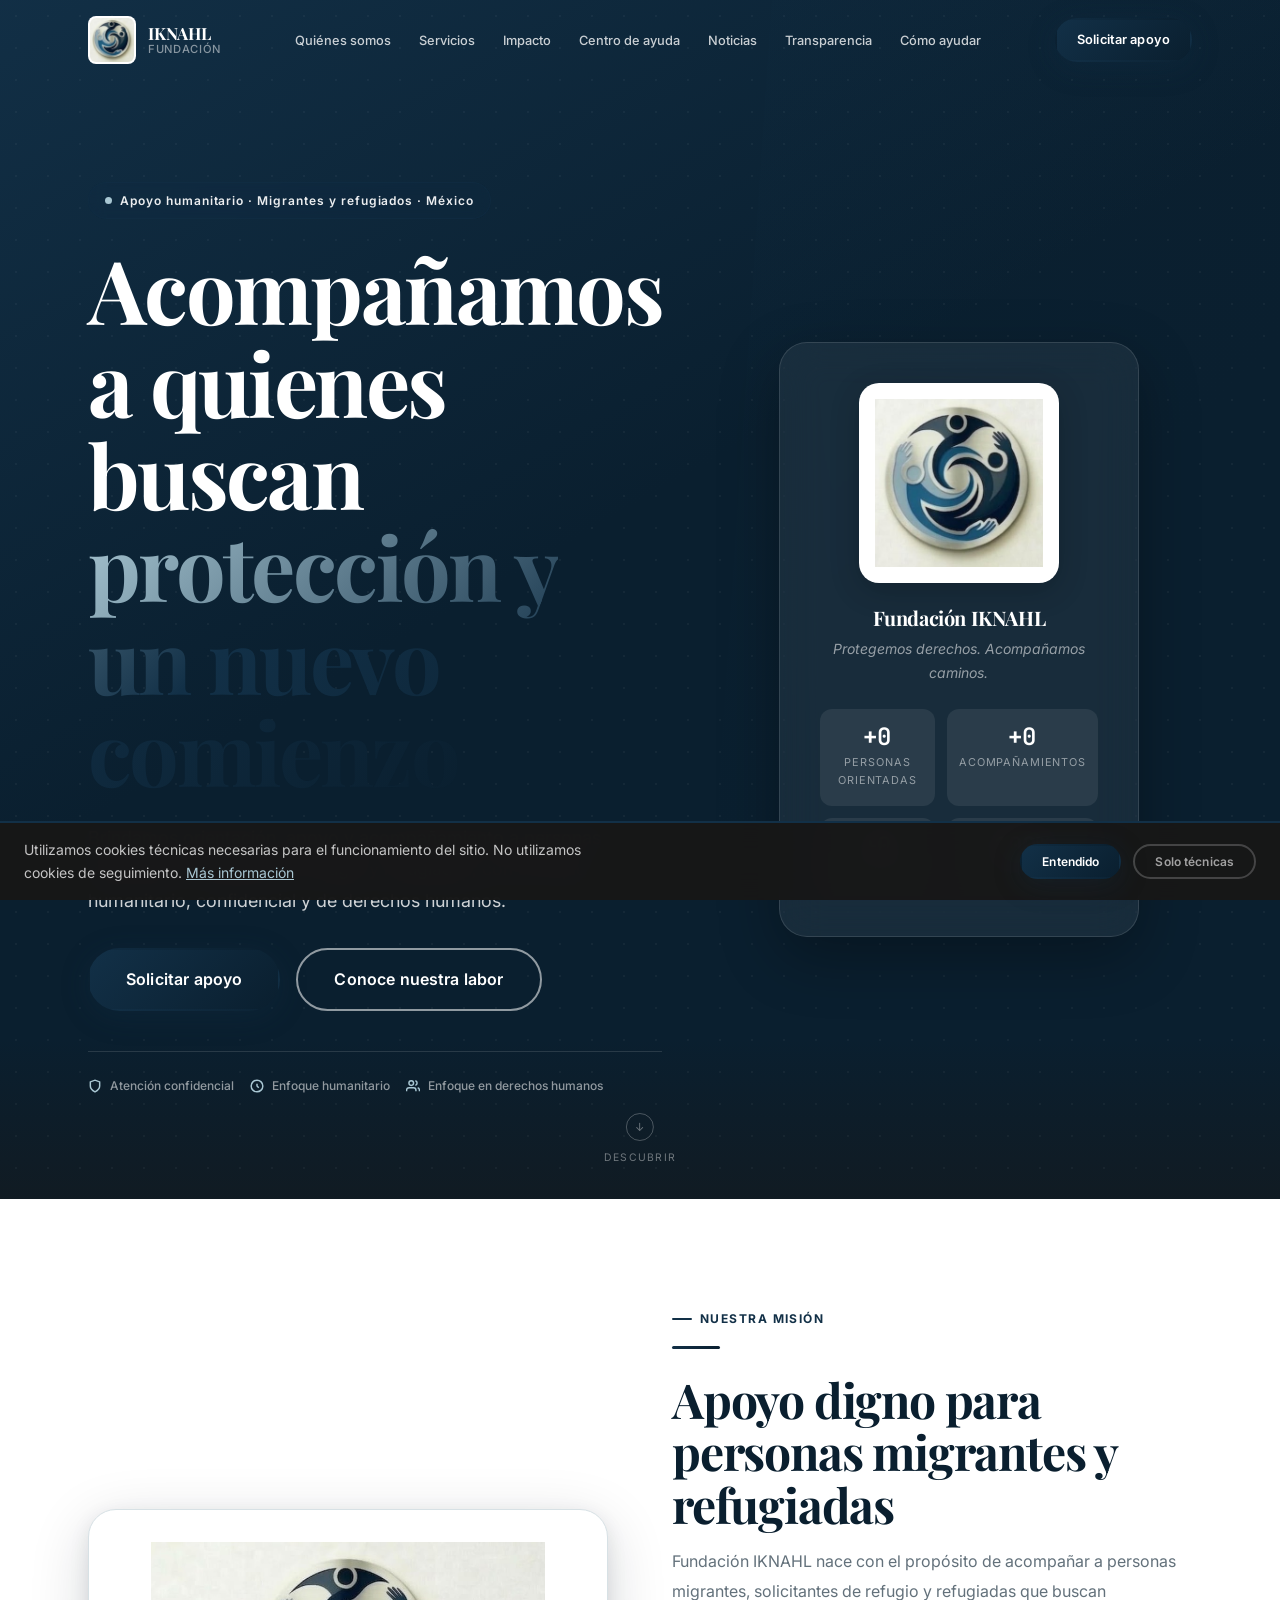
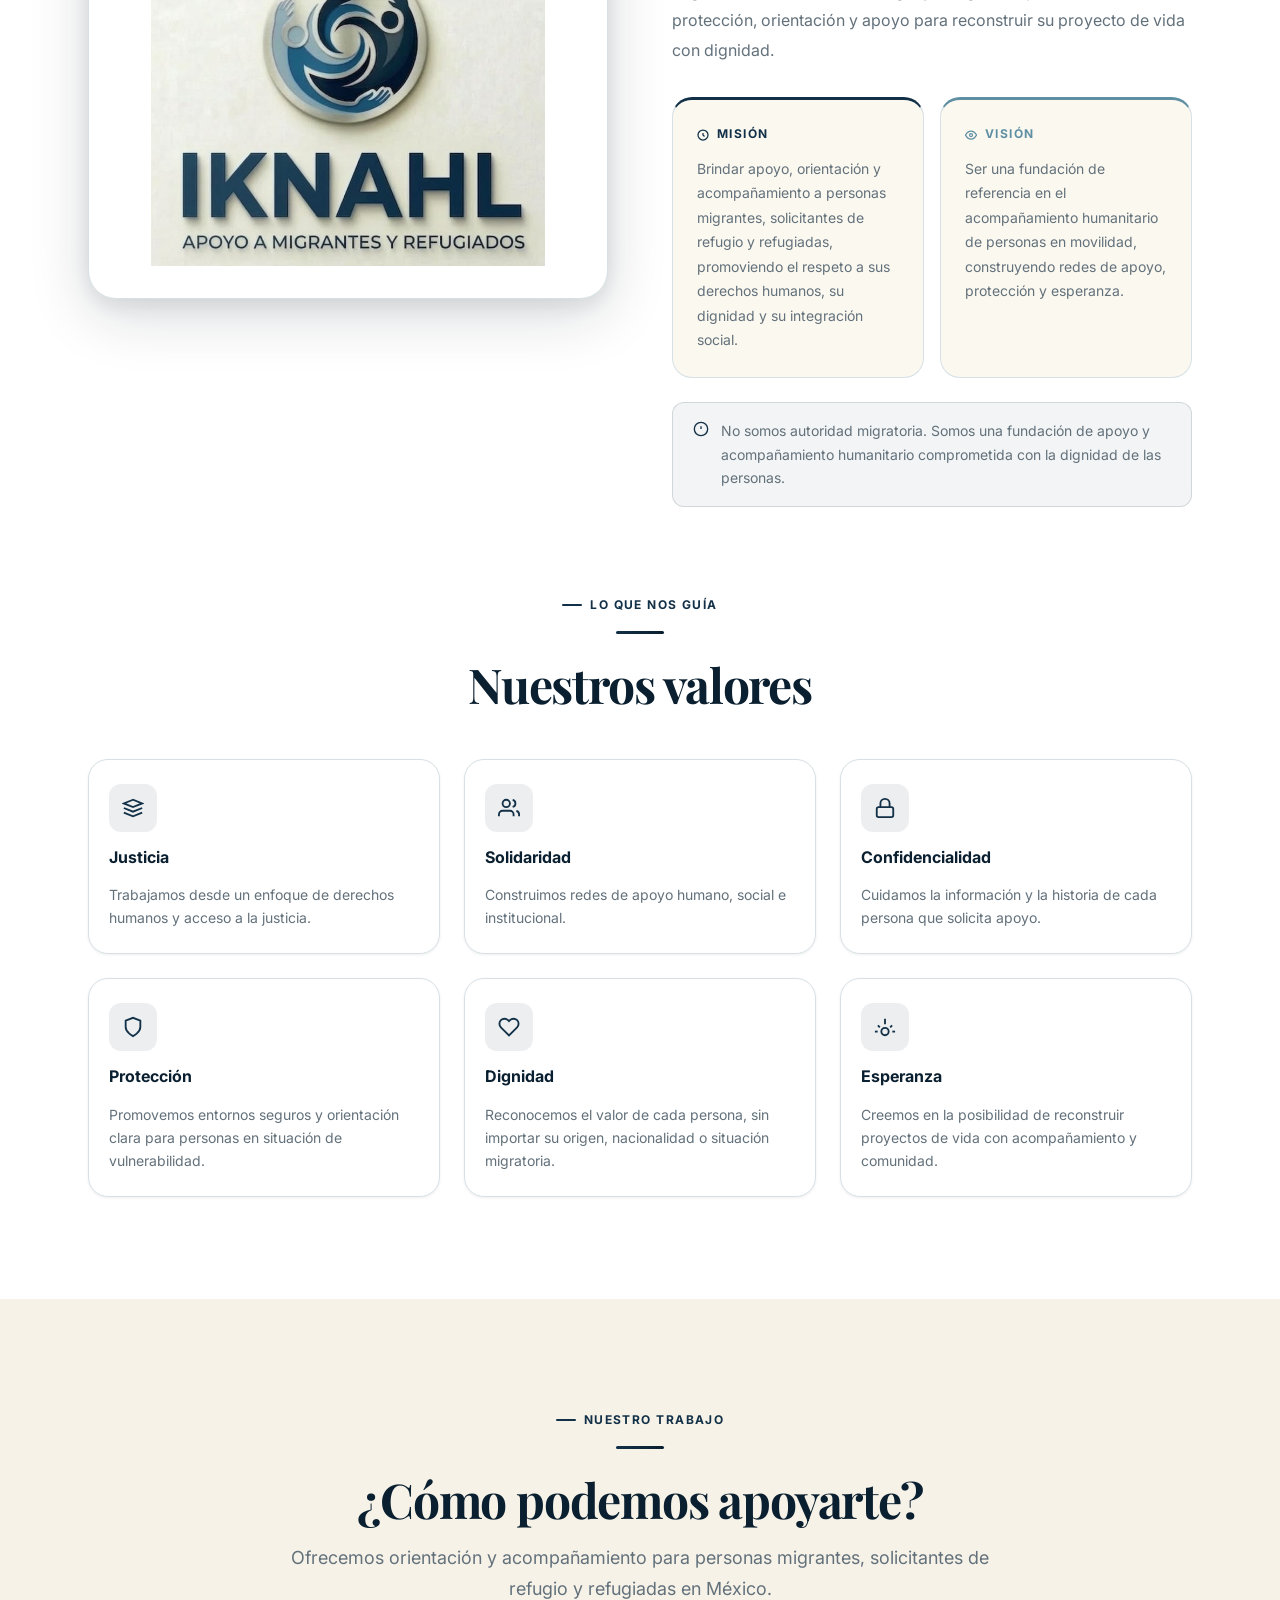
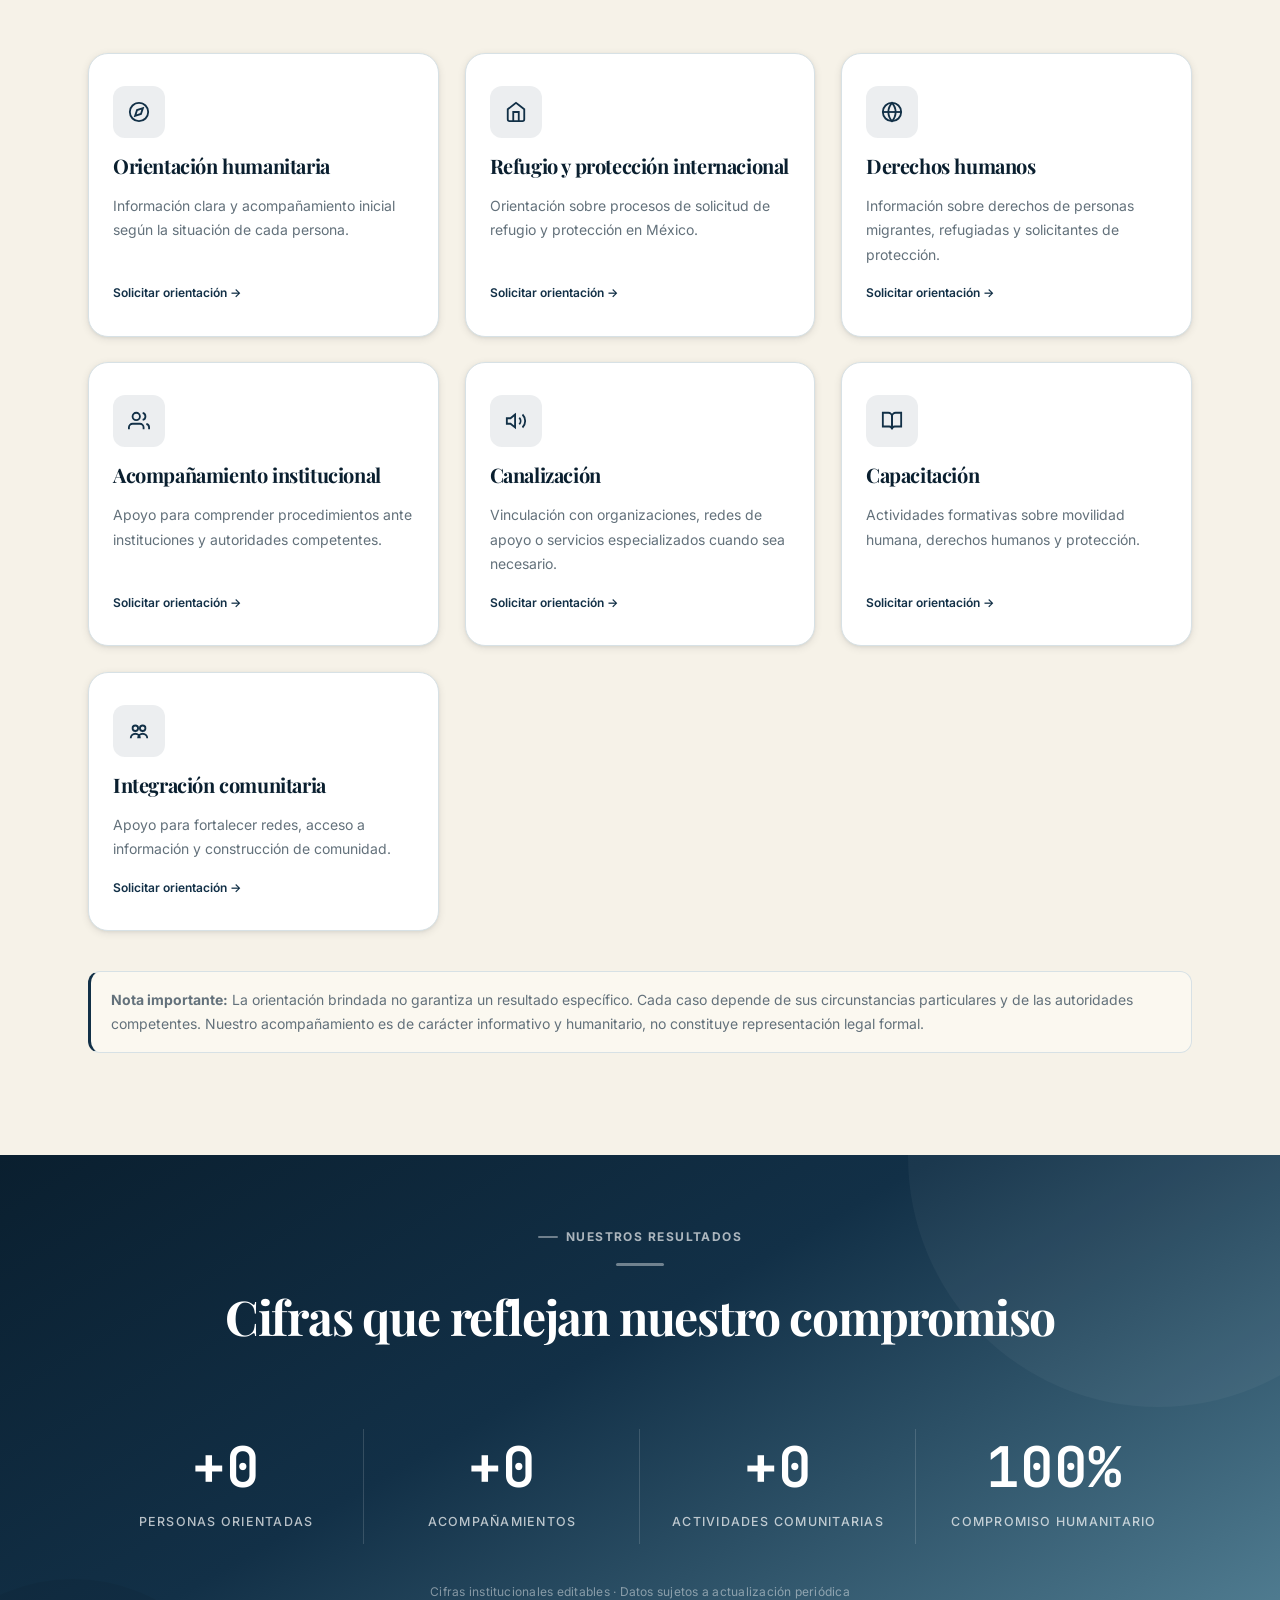
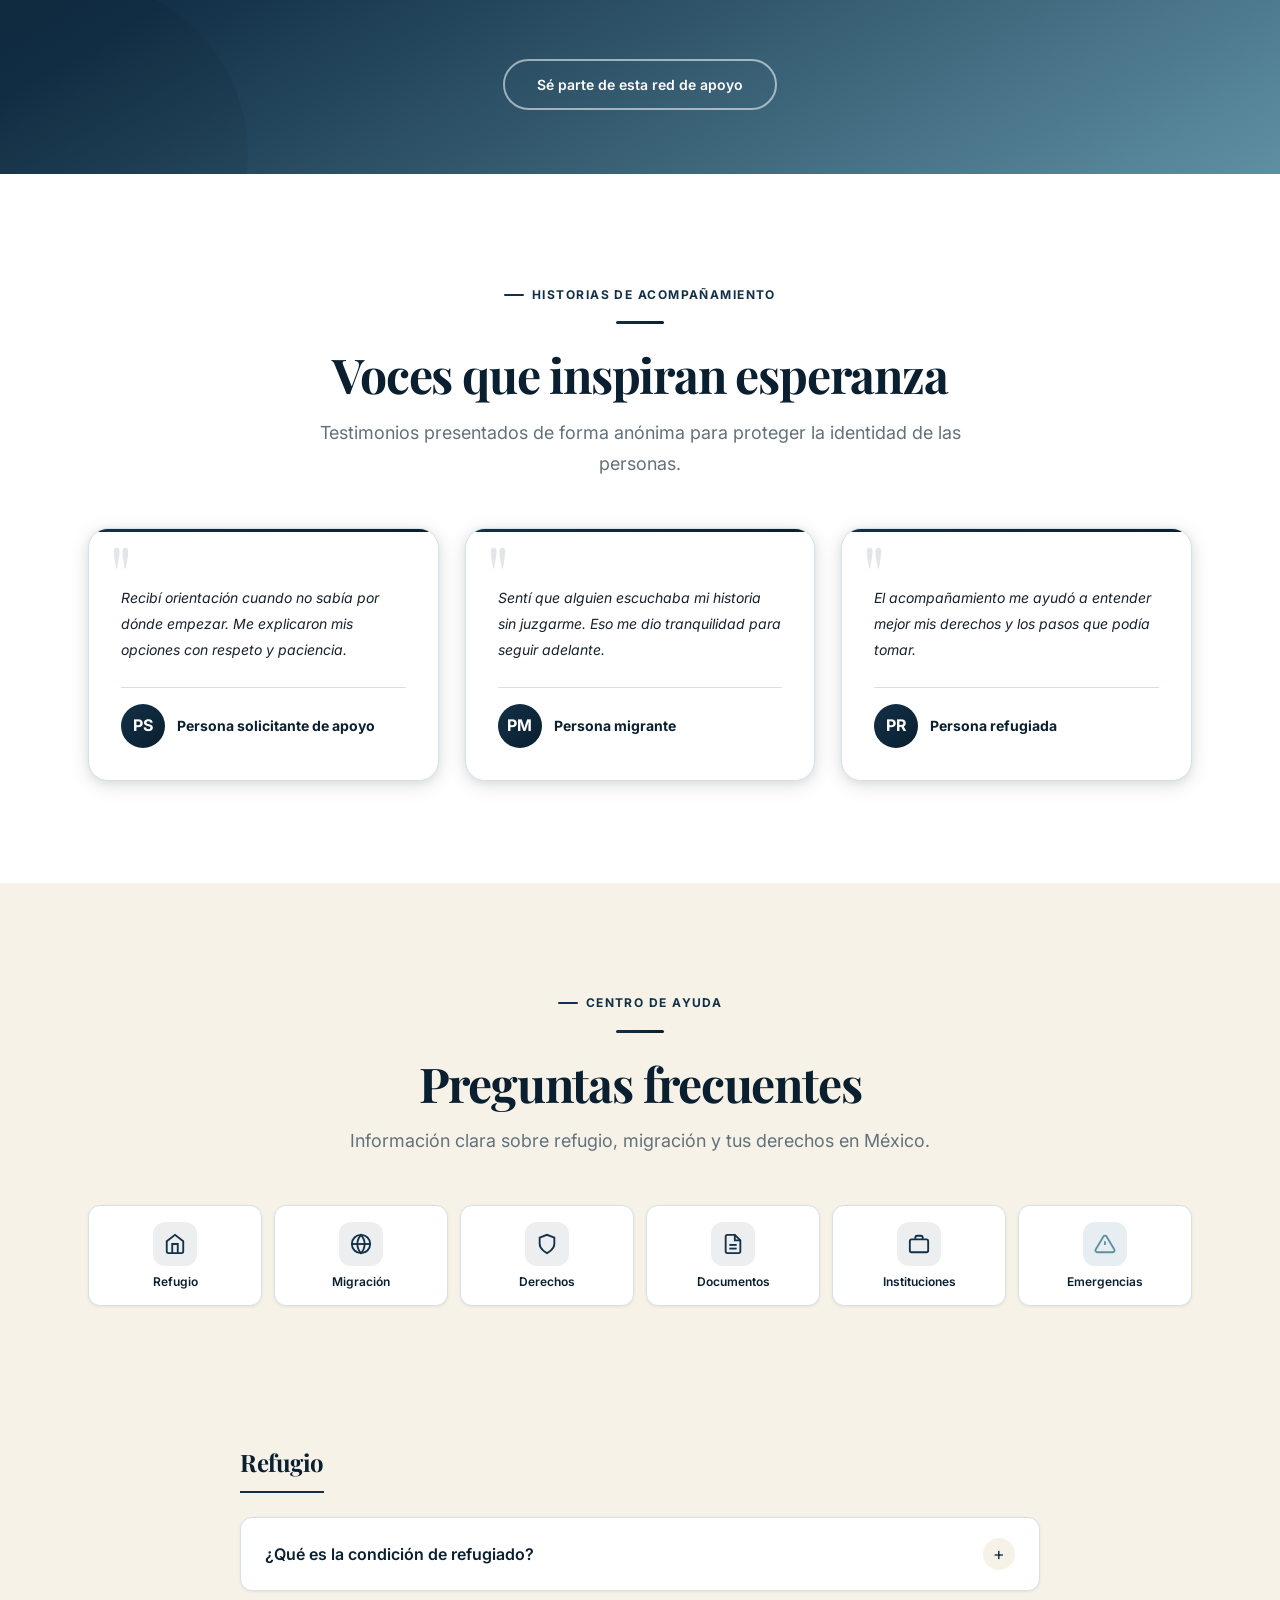
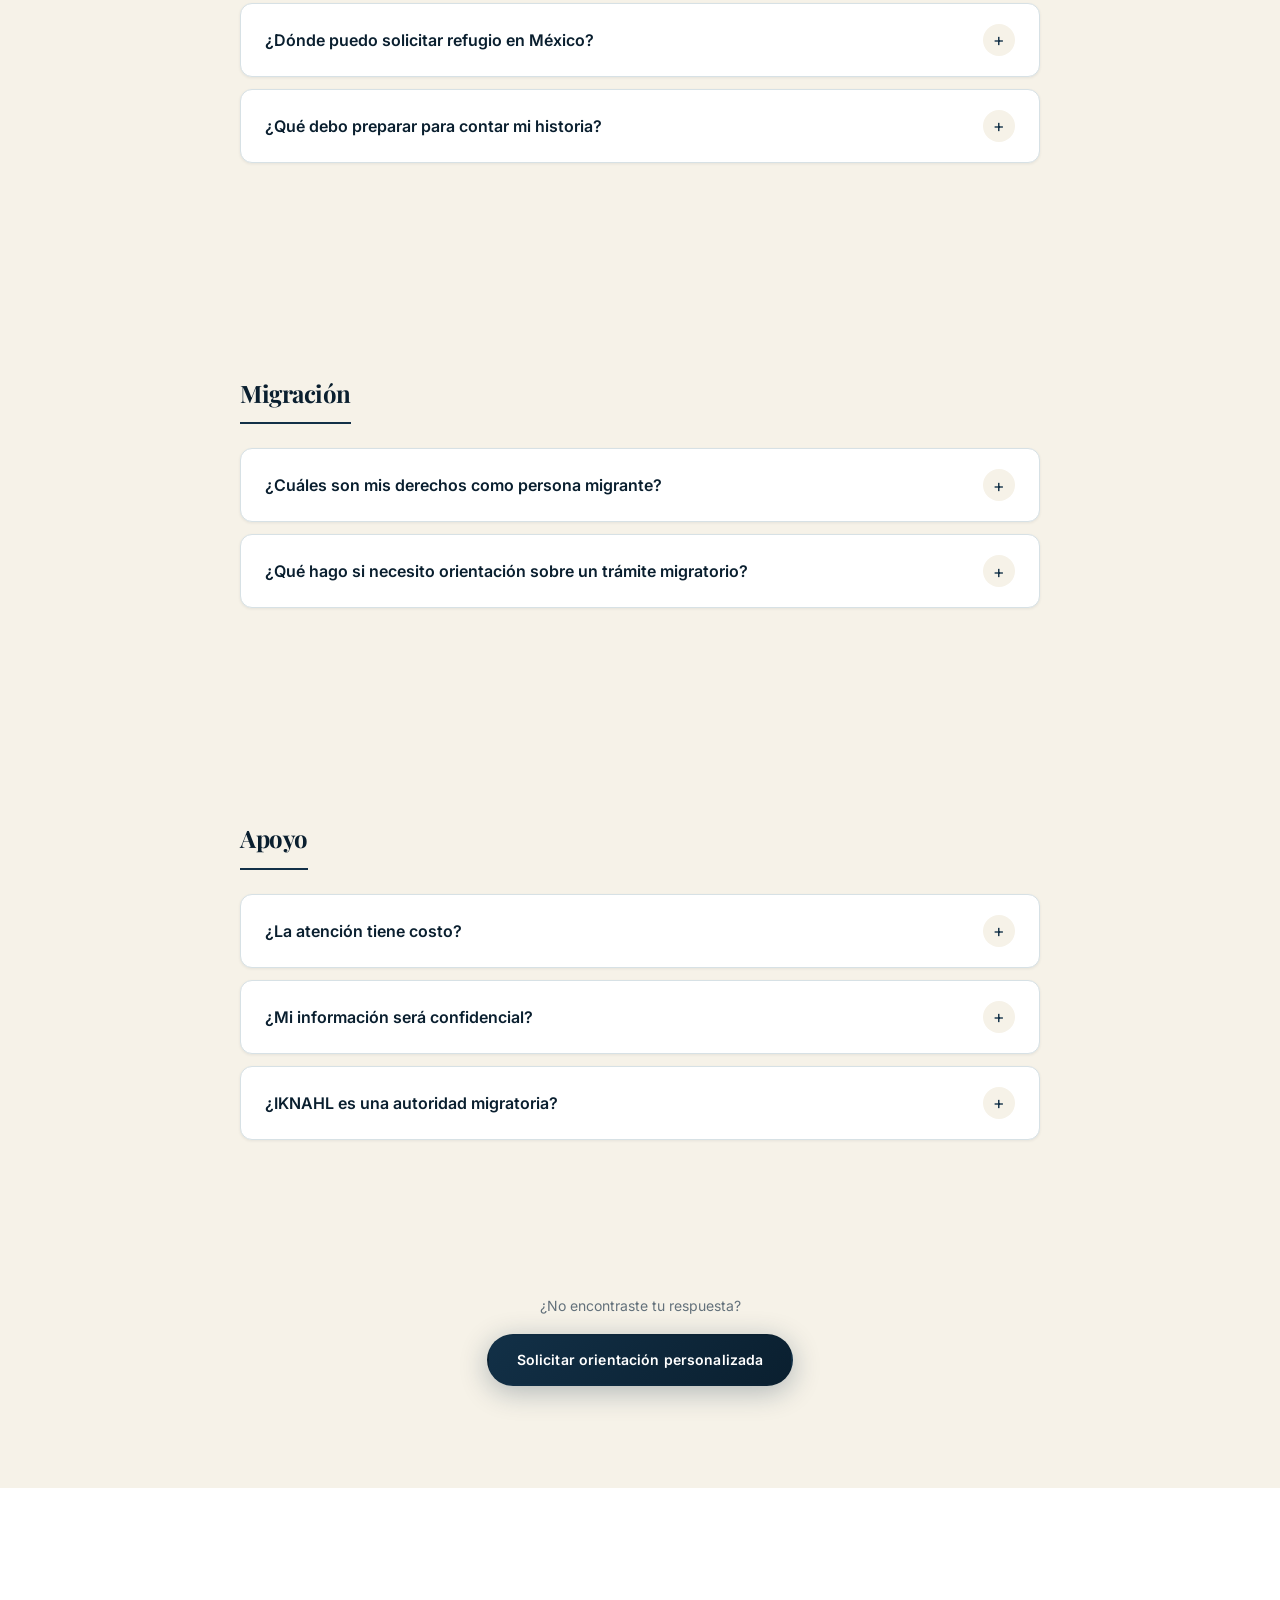
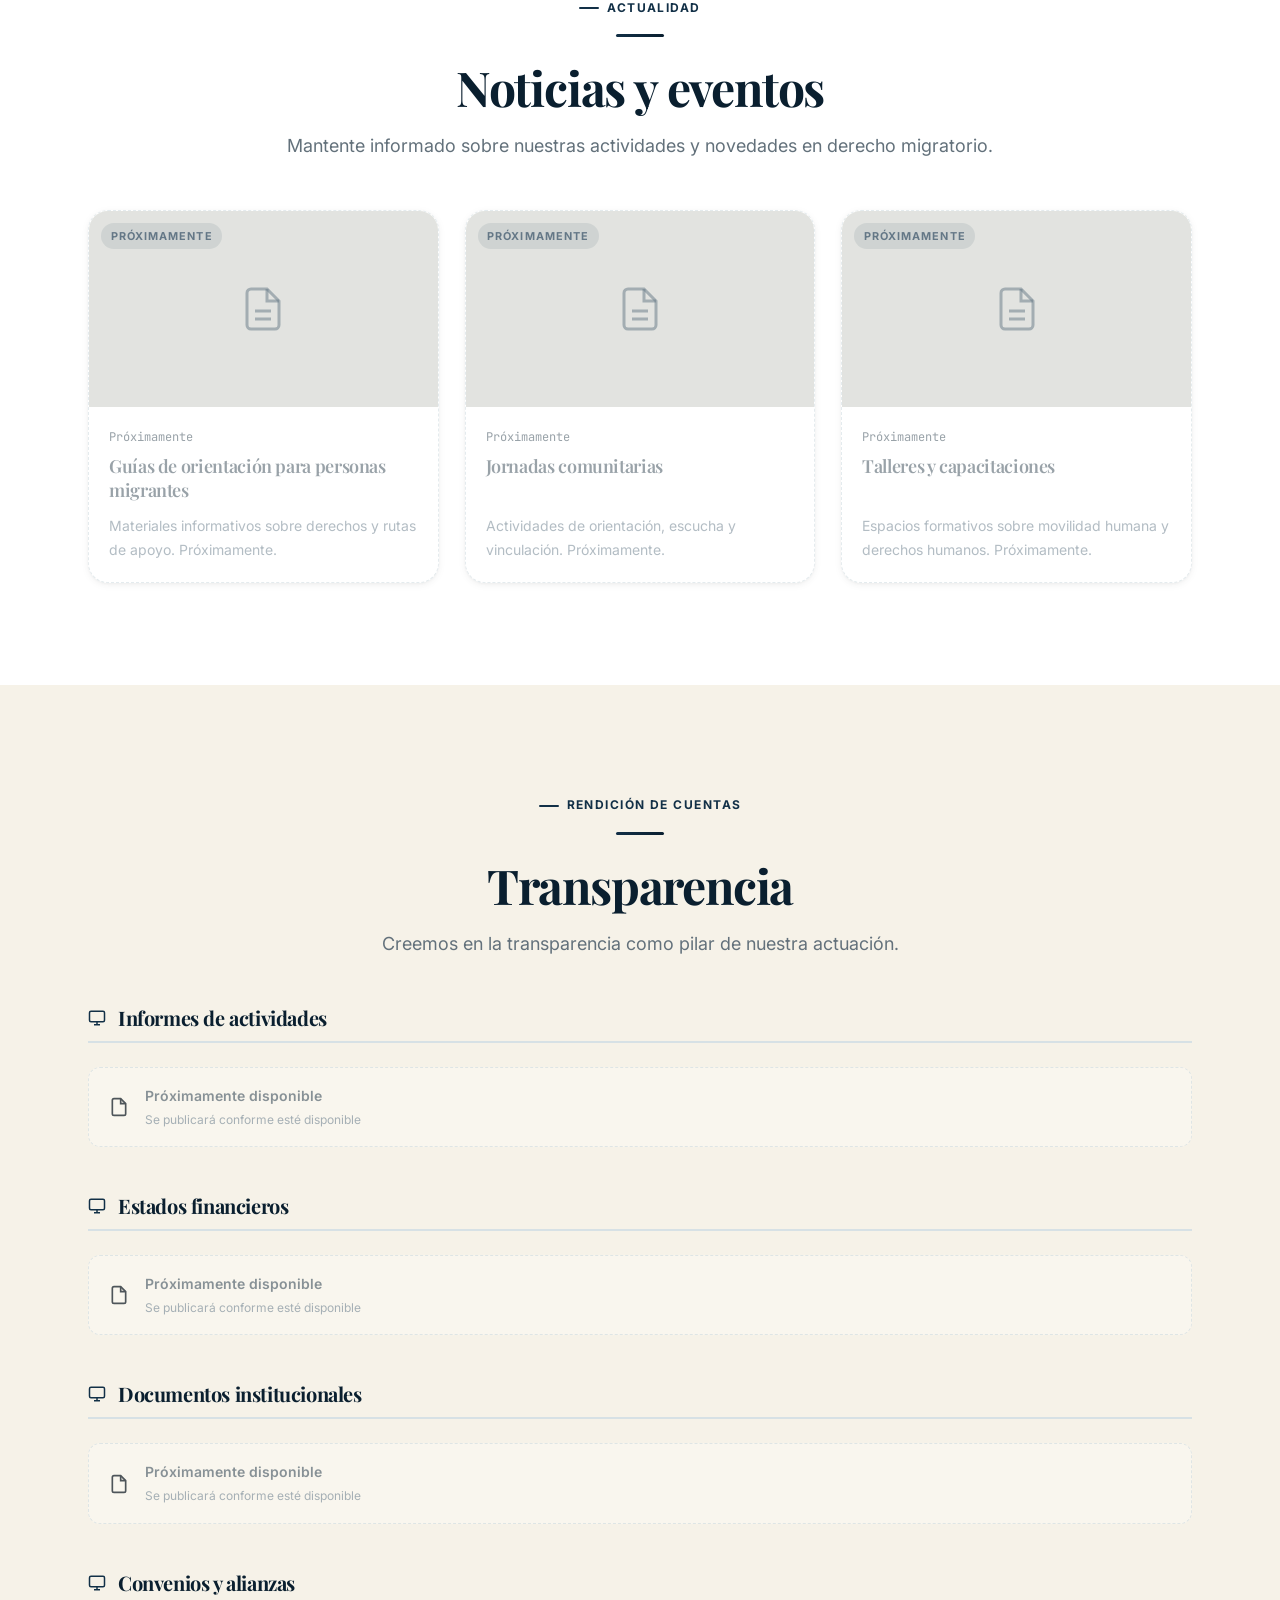
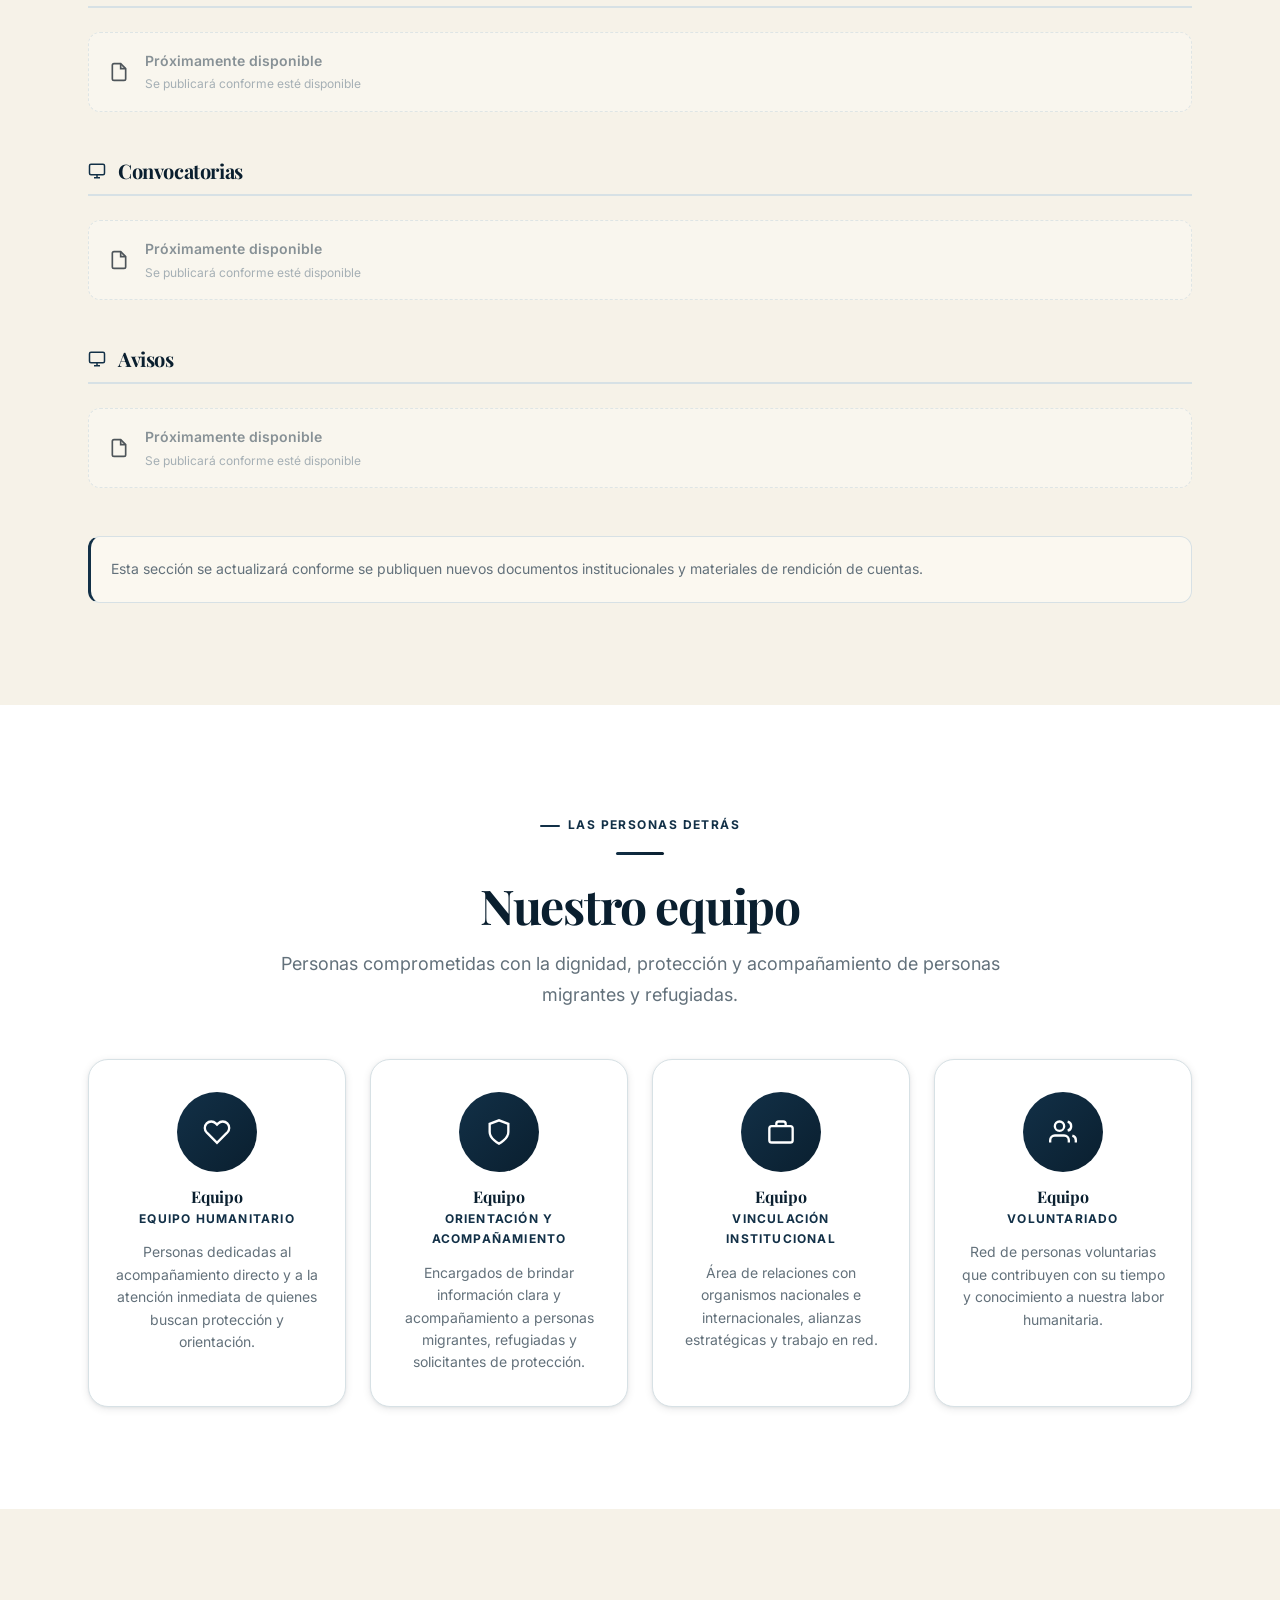
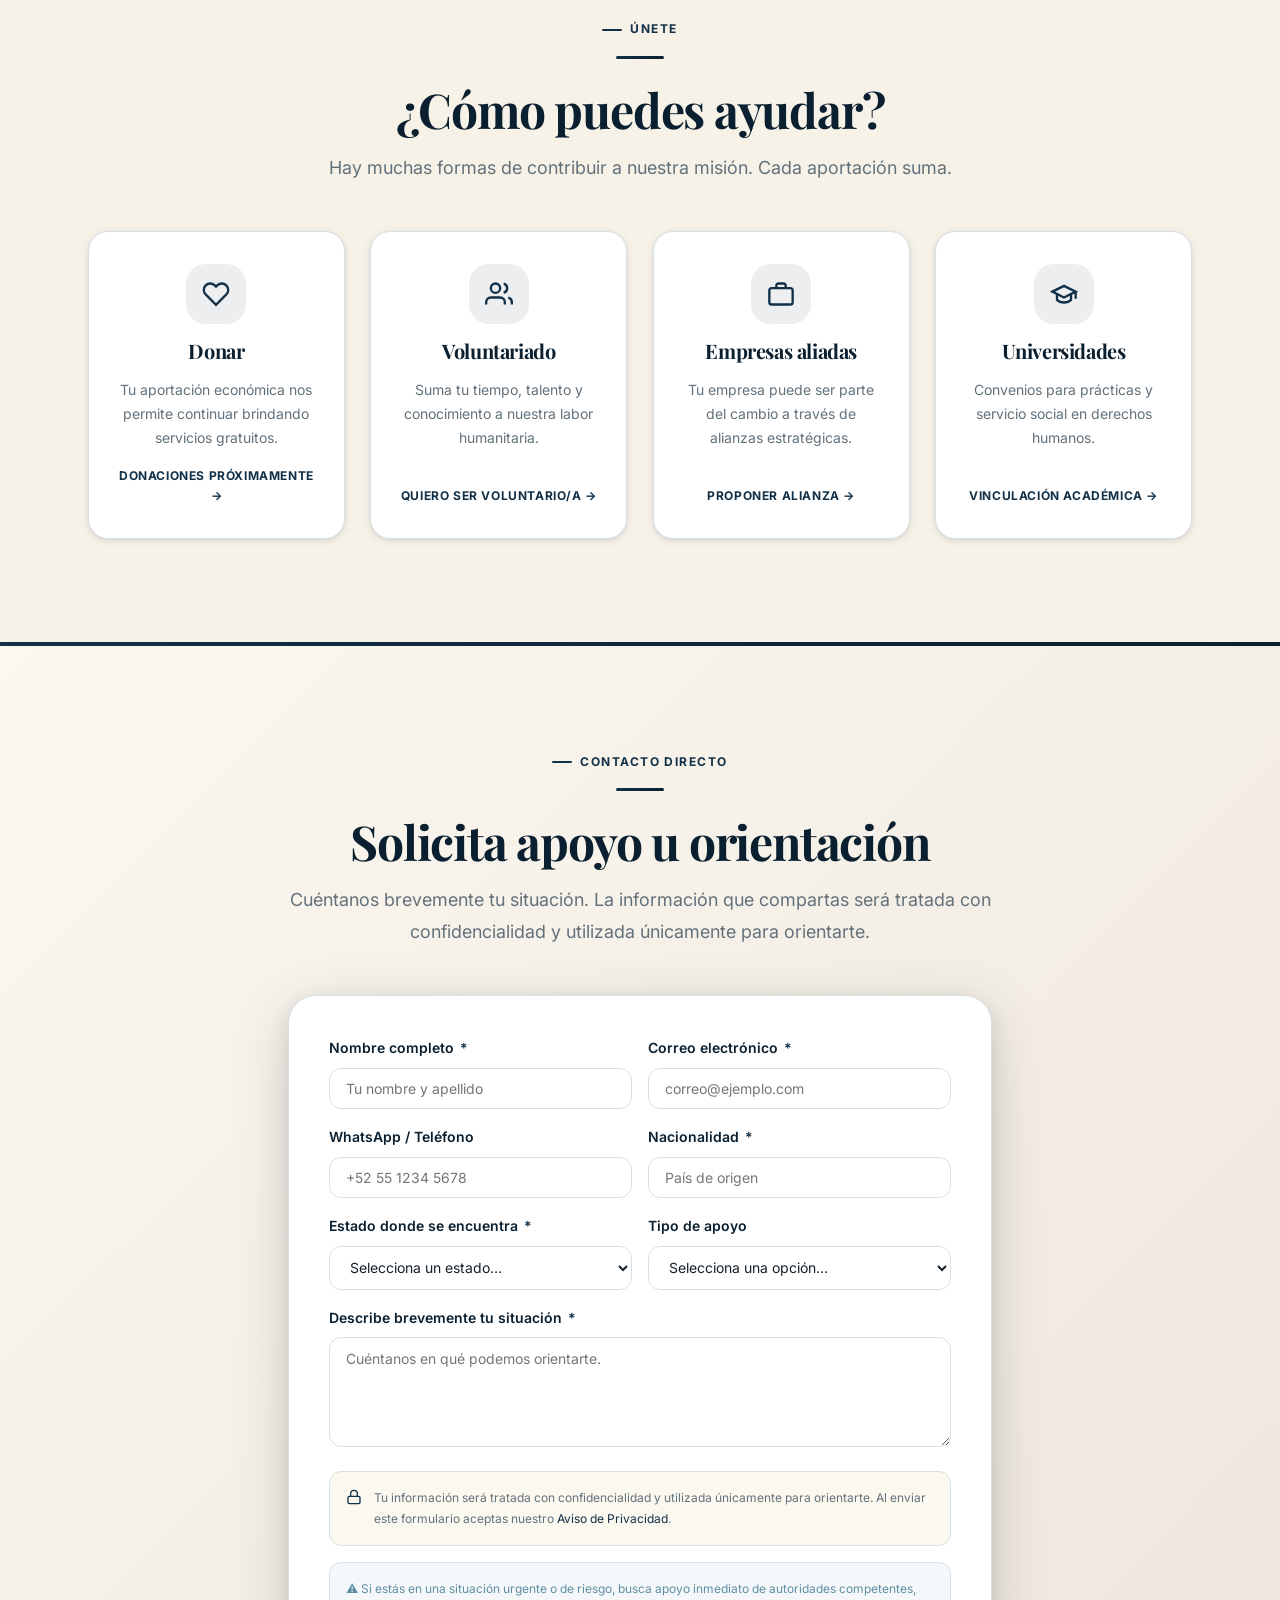
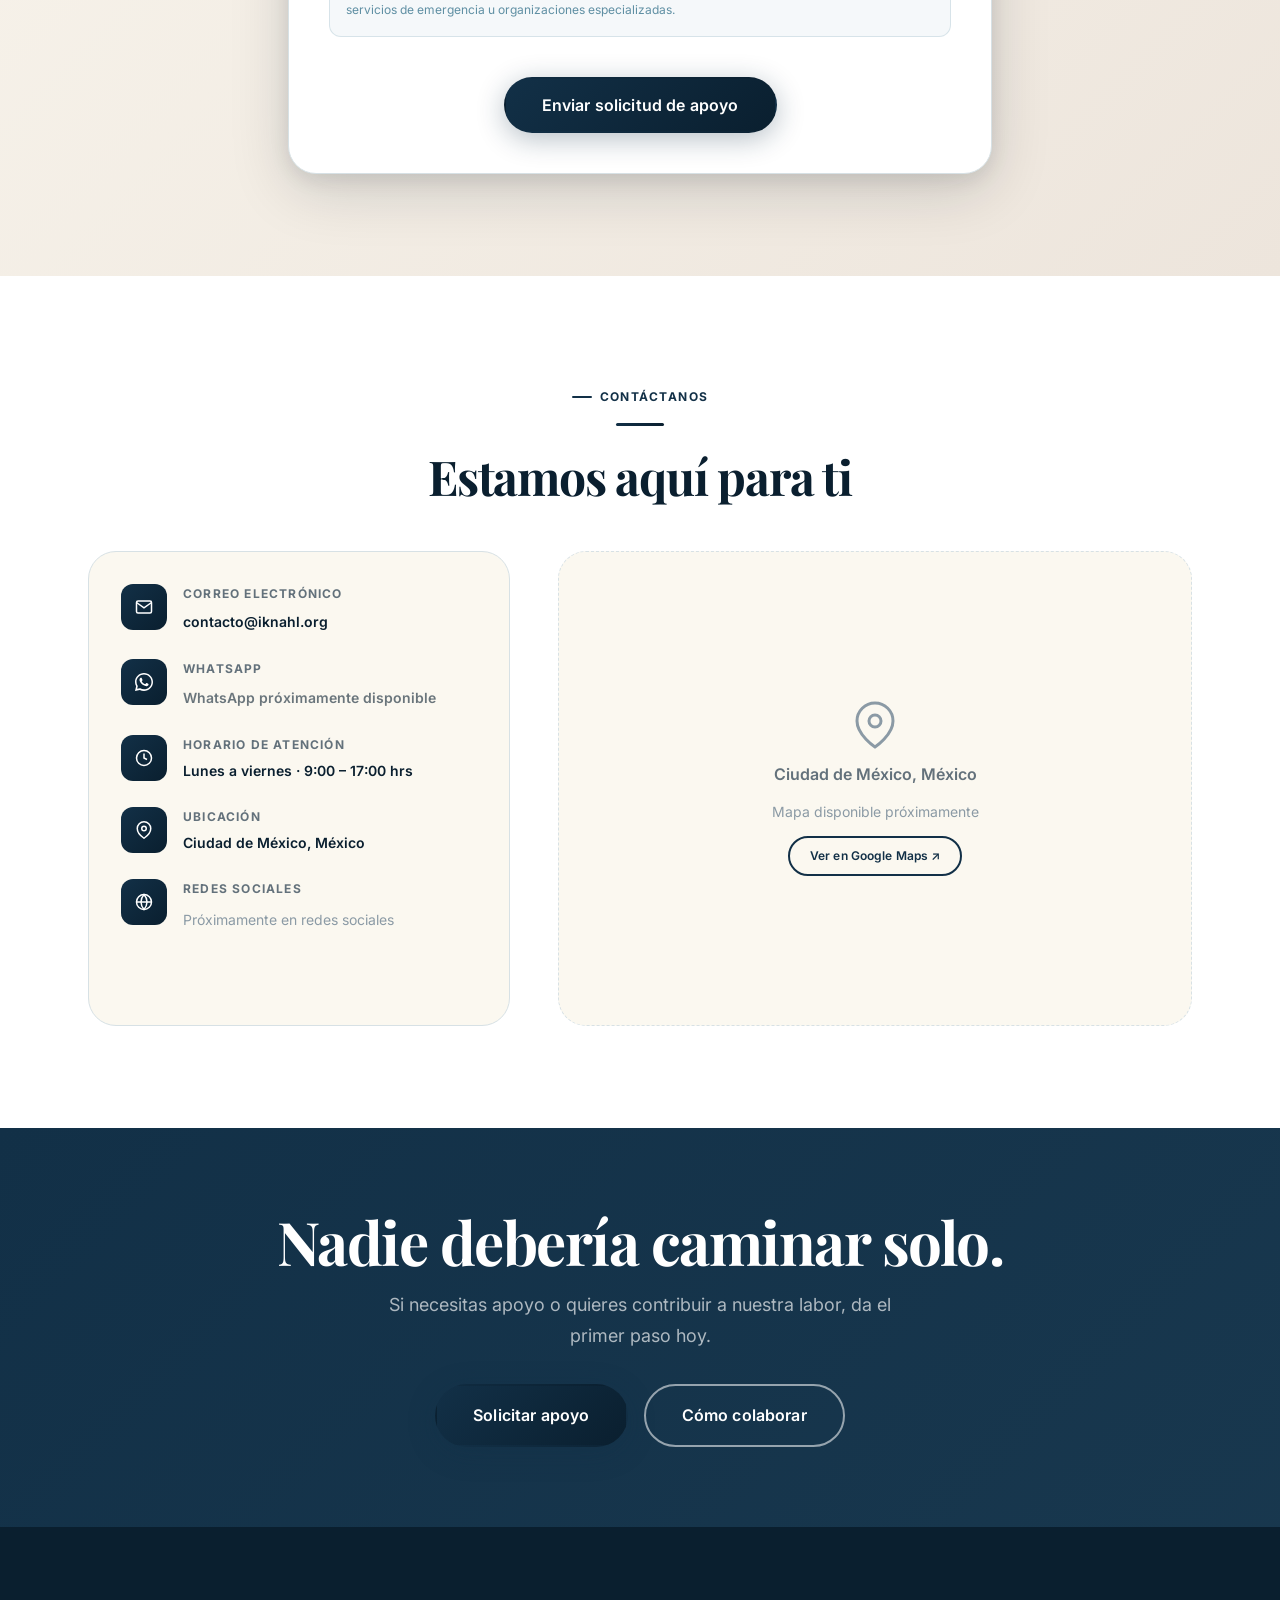
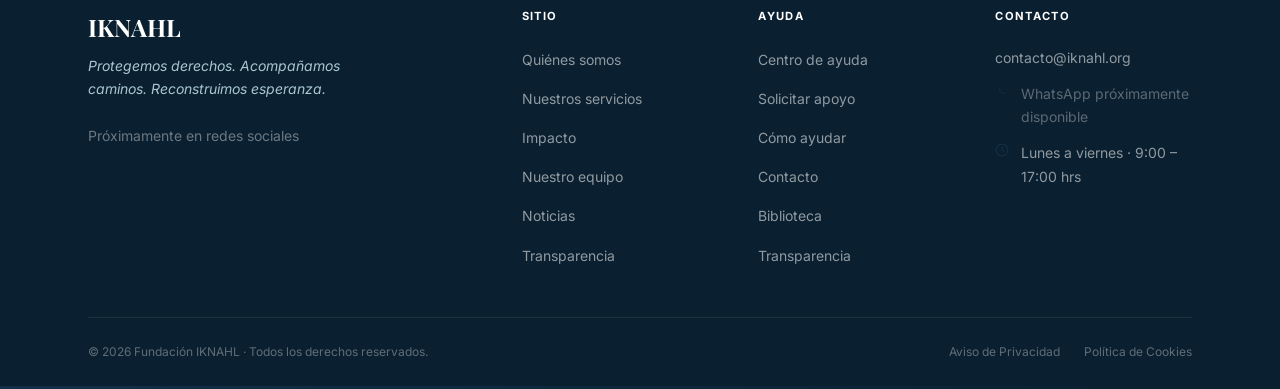
<file: index.html>
<!DOCTYPE html>
<html lang="es" dir="ltr">
<head>
  <meta charset="UTF-8" />
  <meta name="viewport" content="width=device-width, initial-scale=1.0" />
  <meta name="theme-color" content="#123047" />
  <title>Fundación IKNAHL — Apoyo a Migrantes y Refugiados</title>
  <meta name="description" content="Fundación IKNAHL brinda apoyo, orientación y acompañamiento a personas migrantes, solicitantes de refugio y refugiadas en México, con enfoque humanitario y de derechos humanos." />
  <meta name="keywords" content="IKNAHL, Fundación IKNAHL, apoyo a migrantes, apoyo a refugiados, migrantes México, refugiados México, ayuda humanitaria migrantes, derechos humanos migrantes, orientación para refugiados, apoyo a solicitantes de refugio" />
  <meta name="robots" content="index, follow" />
  <link rel="canonical" href="https://fundacioniknahl.github.io/" />
  <meta property="og:type"        content="website" />
  <meta property="og:title"       content="Fundación IKNAHL — Apoyo a Migrantes y Refugiados" />
  <meta property="og:description" content="Acompañamos a personas migrantes y refugiadas en México con orientación y apoyo humanitario." />
  <meta property="og:image"       content="https://fundacioniknahl.github.io/assets/logo/iknahl-logo-full.jpg" />
  <meta property="og:url"         content="https://fundacioniknahl.github.io/" />
  <meta name="twitter:card"       content="summary_large_image" />
  <link rel="icon"             href="assets/icons/favicon.svg" type="image/svg+xml" />
  <link rel="apple-touch-icon" href="assets/icons/favicon.svg" />
  <link rel="manifest"         href="manifest.json" />
  <link rel="stylesheet" href="css/main.css" />
  <link rel="stylesheet" href="css/components.css" />
  <link rel="stylesheet" href="css/sections.css" />
  <script type="application/ld+json">
  {"@context":"https://schema.org","@type":"NGO","name":"Fundación IKNAHL","description":"Apoyo, orientación y acompañamiento humanitario a personas migrantes y refugiadas en México","url":"https://fundacioniknahl.github.io/","email":"contacto@iknahl.org","areaServed":"México"}
  </script>
</head>
<body>
<a href="#main-content" class="skip-link">Ir al contenido principal</a>

<!-- ─── NAVEGACIÓN ─────────────────────────────────────────── -->
<nav class="nav transparent" role="navigation" aria-label="Menú principal">
  <div class="container nav-inner">
    <a href="#inicio" class="nav-logo" aria-label="Fundación IKNAHL — Inicio">
      <img src="assets/logo/iknahl-logo.jpg" alt="Logo Fundación IKNAHL" width="48" height="48" />
      <div class="nav-logo-text">
        <span class="nav-logo-name">IKNAHL</span>
        <span class="nav-logo-tagline">Fundación</span>
      </div>
    </a>
    <ul class="nav-menu" role="list">
      <li><a class="nav-link" href="#quienes-somos">Quiénes somos</a></li>
      <li><a class="nav-link" href="#servicios">Servicios</a></li>
      <li><a class="nav-link" href="#impacto">Impacto</a></li>
      <li><a class="nav-link" href="#centro-ayuda">Centro de ayuda</a></li>
      <li><a class="nav-link" href="#noticias">Noticias</a></li>
      <li><a class="nav-link" href="#transparencia">Transparencia</a></li>
      <li><a class="nav-link" href="#como-ayudar">Cómo ayudar</a></li>
    </ul>
    <div class="nav-cta">
      <a class="btn btn-primary" href="#asesoria">Solicitar apoyo</a>
    </div>
    <button class="nav-toggle" aria-label="Abrir menú" aria-expanded="false" aria-controls="nav-mobile">
      <span></span><span></span><span></span>
    </button>
  </div>
</nav>

<div class="nav-mobile" id="nav-mobile" role="dialog" aria-label="Menú de navegación" aria-modal="true">
  <a class="nav-link" href="#quienes-somos">Quiénes somos</a>
  <a class="nav-link" href="#servicios">Servicios</a>
  <a class="nav-link" href="#impacto">Impacto</a>
  <a class="nav-link" href="#centro-ayuda">Centro de ayuda</a>
  <a class="nav-link" href="#noticias">Noticias</a>
  <a class="nav-link" href="#transparencia">Transparencia</a>
  <a class="nav-link" href="#como-ayudar">Cómo ayudar</a>
  <a class="btn btn-primary" href="#asesoria" style="margin-top:1.5rem;">Solicitar apoyo</a>
</div>

<main id="main-content">

<!-- ─── HERO ───────────────────────────────────────────────── -->
<section class="hero" id="inicio" aria-label="Bienvenida">
  <div class="hero-bg"></div>
  <div class="hero-pattern" aria-hidden="true"></div>
  <div class="container" style="padding-top:var(--nav-h);">
    <div class="hero-inner">
      <!-- Columna izquierda -->
      <div class="hero-content">
        <div class="hero-badge">Apoyo humanitario · Migrantes y refugiados · México</div>
        <h1 class="hero-title">
          Acompañamos a quienes buscan <em>protección y un nuevo comienzo</em>
        </h1>
        <p class="hero-subtitle">
          Brindamos orientación, apoyo y acompañamiento a personas migrantes, solicitantes de refugio y refugiadas, con enfoque humanitario, confidencial y de derechos humanos.
        </p>
        <div class="hero-actions">
          <a class="btn btn-primary btn-lg" href="#asesoria">Solicitar apoyo</a>
          <a class="btn btn-outline btn-lg" href="#servicios">Conoce nuestra labor</a>
        </div>
        <div class="hero-microcopy">
          <span class="hero-microcopy-item">
            <svg width="14" height="14" viewBox="0 0 24 24" fill="none" stroke="currentColor" stroke-width="2.5" aria-hidden="true"><path d="M12 22s8-4 8-10V5l-8-3-8 3v7c0 6 8 10 8 10z"/></svg>
            Atención confidencial
          </span>
          <span class="hero-microcopy-item">
            <svg width="14" height="14" viewBox="0 0 24 24" fill="none" stroke="currentColor" stroke-width="2.5" aria-hidden="true"><circle cx="12" cy="12" r="10"/><path d="M12 8v4l3 3"/></svg>
            Enfoque humanitario
          </span>
          <span class="hero-microcopy-item">
            <svg width="14" height="14" viewBox="0 0 24 24" fill="none" stroke="currentColor" stroke-width="2.5" aria-hidden="true"><path d="M17 21v-2a4 4 0 00-4-4H5a4 4 0 00-4 4v2"/><circle cx="9" cy="7" r="4"/><path d="M23 21v-2a4 4 0 00-3-3.87M16 3.13a4 4 0 010 7.75"/></svg>
            Enfoque en derechos humanos
          </span>
        </div>
      </div>
      <!-- Columna derecha — tarjeta visual -->
      <div class="hero-visual" aria-hidden="true">
        <div class="hero-card">
          <div class="hero-card-logo">
            <img src="assets/logo/iknahl-logo.jpg" alt="Logo Fundación IKNAHL" width="180" height="180" />
          </div>
          <h2 class="hero-card-title">Fundación IKNAHL</h2>
          <p class="hero-card-sub">Protegemos derechos. Acompañamos caminos.</p>
          <div class="hero-stats">
            <div class="hero-stat">
              <span class="hero-stat-n" data-count="0" data-prefix="+" data-suffix="">+0</span>
              <div class="hero-stat-l">Personas orientadas</div>
            </div>
            <div class="hero-stat">
              <span class="hero-stat-n" data-count="0" data-prefix="+" data-suffix="">+0</span>
              <div class="hero-stat-l">Acompañamientos</div>
            </div>
            <div class="hero-stat">
              <span class="hero-stat-n" data-count="0" data-prefix="+" data-suffix="">+0</span>
              <div class="hero-stat-l">Actividades</div>
            </div>
            <div class="hero-stat">
              <span class="hero-stat-n" data-count="100" data-prefix="" data-suffix="%">0%</span>
              <div class="hero-stat-l">Compromiso</div>
            </div>
          </div>
        </div>
      </div>
    </div>
  </div>
  <div class="hero-scroll" aria-hidden="true">
    <div class="hero-scroll-arrow">↓</div>
    <span>Descubrir</span>
  </div>
</section>

<!-- ─── QUIÉNES SOMOS ───────────────────────────────────────── -->
<section class="about-section" id="quienes-somos" aria-label="Quiénes somos">
  <div class="container">
    <div class="about-grid">
      <div class="fade-in-left">
        <div class="about-image-main">
          <img src="assets/logo/iknahl-logo-full.jpg" alt="Logotipo oficial de Fundación IKNAHL — Apoyo a Migrantes y Refugiados" loading="lazy" />
        </div>
      </div>
      <div class="fade-in-right">
        <span class="section-label">Nuestra misión</span>
        <div class="bridge-divider"></div>
        <h2 class="section-title">Apoyo digno para personas migrantes y refugiadas</h2>
        <p style="color:var(--color-muted);line-height:1.85;margin-bottom:var(--sp-6);font-size:var(--text-base);">
          Fundación IKNAHL nace con el propósito de acompañar a personas migrantes, solicitantes de refugio y refugiadas que buscan protección, orientación y apoyo para reconstruir su proyecto de vida con dignidad.
        </p>
        <div class="mission-vision-grid">
          <div class="mv-card">
            <p class="mv-card-label">
              <svg width="12" height="12" viewBox="0 0 24 24" fill="none" stroke="currentColor" stroke-width="2.5" aria-hidden="true"><circle cx="12" cy="12" r="10"/><path d="M12 8v4l3 3"/></svg>
              Misión
            </p>
            <p class="mv-card-text" id="mision-text">Cargando…</p>
          </div>
          <div class="mv-card vision">
            <p class="mv-card-label">
              <svg width="12" height="12" viewBox="0 0 24 24" fill="none" stroke="currentColor" stroke-width="2.5" aria-hidden="true"><path d="M1 12s4-8 11-8 11 8 11 8-4 8-11 8-11-8-11-8z"/><circle cx="12" cy="12" r="3"/></svg>
              Visión
            </p>
            <p class="mv-card-text" id="vision-text">Cargando…</p>
          </div>
        </div>
        <div class="about-institutional-note">
          <svg width="16" height="16" viewBox="0 0 24 24" fill="none" stroke="currentColor" stroke-width="2" aria-hidden="true"><circle cx="12" cy="12" r="10"/><line x1="12" y1="8" x2="12" y2="12"/><line x1="12" y1="16" x2="12.01" y2="16"/></svg>
          <span>No somos autoridad migratoria. Somos una fundación de apoyo y acompañamiento humanitario comprometida con la dignidad de las personas.</span>
        </div>
      </div>
    </div>

    <!-- Valores -->
    <div style="margin-top:var(--sp-20);">
      <div class="section-header center fade-in">
        <span class="section-label">Lo que nos guía</span>
        <div class="bridge-divider center"></div>
        <h2 class="section-title">Nuestros valores</h2>
      </div>
      <div class="valores-grid" id="valores-grid"></div>
    </div>
  </div>
</section>

<!-- ─── SERVICIOS ───────────────────────────────────────────── -->
<section id="servicios" aria-label="Nuestros servicios" style="background:var(--color-cream);">
  <div class="container">
    <div class="section-header center fade-in">
      <span class="section-label">Nuestro trabajo</span>
      <div class="bridge-divider center"></div>
      <h2 class="section-title">¿Cómo podemos apoyarte?</h2>
      <p class="section-subtitle">Ofrecemos orientación y acompañamiento para personas migrantes, solicitantes de refugio y refugiadas en México.</p>
    </div>
    <div class="cards-grid" id="services-grid" role="list"></div>
    <div class="legal-note" role="note">
      <strong>Nota importante:</strong> La orientación brindada no garantiza un resultado específico. Cada caso depende de sus circunstancias particulares y de las autoridades competentes. Nuestro acompañamiento es de carácter informativo y humanitario, no constituye representación legal formal.
    </div>
  </div>
</section>

<!-- ─── IMPACTO ─────────────────────────────────────────────── -->
<section class="impact-section" id="impacto" aria-label="Nuestro impacto">
  <div class="impact-inner container">
    <div class="impact-header fade-in">
      <span class="section-label" style="color:rgba(255,255,255,0.65);">Nuestros resultados</span>
      <div class="bridge-divider center" style="background:rgba(255,255,255,0.40);"></div>
      <h2 class="section-title" style="color:white;">Cifras que reflejan nuestro compromiso</h2>
    </div>
    <div class="impact-grid" id="impact-grid" role="list"></div>
    <div class="impact-footer">
      <p class="impact-microcopy">Cifras institucionales editables · Datos sujetos a actualización periódica</p>
      <a class="btn-outline-white" href="#asesoria">Sé parte de esta red de apoyo</a>
    </div>
  </div>
</section>

<!-- ─── TESTIMONIOS ─────────────────────────────────────────── -->
<section id="testimonios" aria-label="Historias de acompañamiento">
  <div class="container">
    <div class="section-header center fade-in">
      <span class="section-label">Historias de acompañamiento</span>
      <div class="bridge-divider center"></div>
      <h2 class="section-title">Voces que inspiran esperanza</h2>
      <p class="section-subtitle">Testimonios presentados de forma anónima para proteger la identidad de las personas.</p>
    </div>
    <div class="testimonials-grid" id="testimonials-grid" role="list"></div>
  </div>
</section>

<!-- ─── CENTRO DE AYUDA / FAQ ───────────────────────────────── -->
<section id="centro-ayuda" style="background:var(--color-cream);" aria-label="Centro de ayuda">
  <div class="container">
    <div class="section-header center fade-in">
      <span class="section-label">Centro de ayuda</span>
      <div class="bridge-divider center"></div>
      <h2 class="section-title">Preguntas frecuentes</h2>
      <p class="section-subtitle">Información clara sobre refugio, migración y tus derechos en México.</p>
    </div>
    <!-- Accesos rápidos -->
    <div class="faq-quick-grid">
      <a class="faq-quick-card" href="centro-de-ayuda.html" aria-label="Información sobre refugio">
        <div class="faq-quick-icon"><svg width="22" height="22" viewBox="0 0 24 24" fill="none" stroke="currentColor" stroke-width="2" aria-hidden="true"><path d="M3 9l9-7 9 7v11a2 2 0 01-2 2H5a2 2 0 01-2-2z"/><polyline points="9 22 9 12 15 12 15 22"/></svg></div>
        <span class="faq-quick-label">Refugio</span>
      </a>
      <a class="faq-quick-card" href="centro-de-ayuda.html" aria-label="Información sobre migración">
        <div class="faq-quick-icon"><svg width="22" height="22" viewBox="0 0 24 24" fill="none" stroke="currentColor" stroke-width="2" aria-hidden="true"><circle cx="12" cy="12" r="10"/><line x1="2" y1="12" x2="22" y2="12"/><path d="M12 2a15.3 15.3 0 014 10 15.3 15.3 0 01-4 10 15.3 15.3 0 01-4-10 15.3 15.3 0 014-10z"/></svg></div>
        <span class="faq-quick-label">Migración</span>
      </a>
      <a class="faq-quick-card" href="centro-de-ayuda.html" aria-label="Derechos de personas migrantes">
        <div class="faq-quick-icon"><svg width="22" height="22" viewBox="0 0 24 24" fill="none" stroke="currentColor" stroke-width="2" aria-hidden="true"><path d="M12 22s8-4 8-10V5l-8-3-8 3v7c0 6 8 10 8 10z"/></svg></div>
        <span class="faq-quick-label">Derechos</span>
      </a>
      <a class="faq-quick-card" href="centro-de-ayuda.html" aria-label="Documentación necesaria">
        <div class="faq-quick-icon"><svg width="22" height="22" viewBox="0 0 24 24" fill="none" stroke="currentColor" stroke-width="2" aria-hidden="true"><path d="M14 2H6a2 2 0 00-2 2v16a2 2 0 002 2h12a2 2 0 002-2V8z"/><polyline points="14 2 14 8 20 8"/><line x1="16" y1="13" x2="8" y2="13"/><line x1="16" y1="17" x2="8" y2="17"/></svg></div>
        <span class="faq-quick-label">Documentos</span>
      </a>
      <a class="faq-quick-card" href="centro-de-ayuda.html" aria-label="Instituciones competentes">
        <div class="faq-quick-icon"><svg width="22" height="22" viewBox="0 0 24 24" fill="none" stroke="currentColor" stroke-width="2" aria-hidden="true"><rect x="2" y="7" width="20" height="14" rx="2"/><path d="M16 7V5a2 2 0 00-2-2h-4a2 2 0 00-2 2v2"/></svg></div>
        <span class="faq-quick-label">Instituciones</span>
      </a>
      <a class="faq-quick-card" href="#asesoria" aria-label="Casos de emergencia">
        <div class="faq-quick-icon" style="background:rgba(95,143,163,0.15);color:var(--color-secondary);"><svg width="22" height="22" viewBox="0 0 24 24" fill="none" stroke="currentColor" stroke-width="2" aria-hidden="true"><path d="M10.29 3.86L1.82 18a2 2 0 001.71 3h16.94a2 2 0 001.71-3L13.71 3.86a2 2 0 00-3.42 0z"/><line x1="12" y1="9" x2="12" y2="13"/><line x1="12" y1="17" x2="12.01" y2="17"/></svg></div>
        <span class="faq-quick-label">Emergencias</span>
      </a>
    </div>
    <!-- FAQ -->
    <div id="faq-container" style="max-width:800px;margin-inline:auto;"></div>
    <div style="text-align:center;margin-top:var(--sp-10);">
      <p style="margin-bottom:var(--sp-4);color:var(--color-muted);font-size:var(--text-sm);">¿No encontraste tu respuesta?</p>
      <a class="btn btn-primary" href="#asesoria">Solicitar orientación personalizada</a>
    </div>
  </div>
</section>

<!-- ─── NOTICIAS ─────────────────────────────────────────────── -->
<section id="noticias" aria-label="Noticias y actualizaciones">
  <div class="container">
    <div class="section-header center fade-in">
      <span class="section-label">Actualidad</span>
      <div class="bridge-divider center"></div>
      <h2 class="section-title">Noticias y eventos</h2>
      <p class="section-subtitle">Mantente informado sobre nuestras actividades y novedades en derecho migratorio.</p>
    </div>
    <div class="news-grid" id="news-grid" role="list"></div>
  </div>
</section>

<!-- ─── TRANSPARENCIA ───────────────────────────────────────── -->
<section id="transparencia" style="background:var(--color-cream);" aria-label="Transparencia">
  <div class="container">
    <div class="section-header center fade-in">
      <span class="section-label">Rendición de cuentas</span>
      <div class="bridge-divider center"></div>
      <h2 class="section-title">Transparencia</h2>
      <p class="section-subtitle">Creemos en la transparencia como pilar de nuestra actuación.</p>
    </div>
    <div id="transparency-container"></div>
    <div class="transparency-note" role="note">
      Esta sección se actualizará conforme se publiquen nuevos documentos institucionales y materiales de rendición de cuentas.
    </div>
  </div>
</section>

<!-- ─── EQUIPO ───────────────────────────────────────────────── -->
<section id="equipo" aria-label="Nuestro equipo">
  <div class="container">
    <div class="section-header center fade-in">
      <span class="section-label">Las personas detrás</span>
      <div class="bridge-divider center"></div>
      <h2 class="section-title">Nuestro equipo</h2>
      <p class="section-subtitle">Personas comprometidas con la dignidad, protección y acompañamiento de personas migrantes y refugiadas.</p>
    </div>
    <div class="team-grid" id="team-grid" role="list"></div>
  </div>
</section>

<!-- ─── CÓMO AYUDAR ─────────────────────────────────────────── -->
<section id="como-ayudar" style="background:var(--color-cream);" aria-label="Cómo puedes ayudar">
  <div class="container">
    <div class="section-header center fade-in">
      <span class="section-label">Únete</span>
      <div class="bridge-divider center"></div>
      <h2 class="section-title">¿Cómo puedes ayudar?</h2>
      <p class="section-subtitle">Hay muchas formas de contribuir a nuestra misión. Cada aportación suma.</p>
    </div>
    <div class="help-options">
      <a class="help-option-card fade-in delay-1" href="#contacto">
        <div class="help-option-icon-wrap"><svg width="28" height="28" viewBox="0 0 24 24" fill="none" stroke="currentColor" stroke-width="2" aria-hidden="true"><path d="M20.84 4.61a5.5 5.5 0 00-7.78 0L12 5.67l-1.06-1.06a5.5 5.5 0 00-7.78 7.78l1.06 1.06L12 21.23l7.78-7.78 1.06-1.06a5.5 5.5 0 000-7.78z"/></svg></div>
        <h3 class="help-option-title">Donar</h3>
        <p class="help-option-desc">Tu aportación económica nos permite continuar brindando servicios gratuitos.</p>
        <span class="help-option-cta">Donaciones próximamente →</span>
      </a>
      <a class="help-option-card fade-in delay-2" href="#contacto">
        <div class="help-option-icon-wrap"><svg width="28" height="28" viewBox="0 0 24 24" fill="none" stroke="currentColor" stroke-width="2" aria-hidden="true"><path d="M17 21v-2a4 4 0 00-4-4H5a4 4 0 00-4 4v2"/><circle cx="9" cy="7" r="4"/><path d="M23 21v-2a4 4 0 00-3-3.87M16 3.13a4 4 0 010 7.75"/></svg></div>
        <h3 class="help-option-title">Voluntariado</h3>
        <p class="help-option-desc">Suma tu tiempo, talento y conocimiento a nuestra labor humanitaria.</p>
        <span class="help-option-cta">Quiero ser voluntario/a →</span>
      </a>
      <a class="help-option-card fade-in delay-3" href="#contacto">
        <div class="help-option-icon-wrap"><svg width="28" height="28" viewBox="0 0 24 24" fill="none" stroke="currentColor" stroke-width="2" aria-hidden="true"><rect x="2" y="7" width="20" height="14" rx="2"/><path d="M16 7V5a2 2 0 00-2-2h-4a2 2 0 00-2 2v2"/></svg></div>
        <h3 class="help-option-title">Empresas aliadas</h3>
        <p class="help-option-desc">Tu empresa puede ser parte del cambio a través de alianzas estratégicas.</p>
        <span class="help-option-cta">Proponer alianza →</span>
      </a>
      <a class="help-option-card fade-in delay-4" href="#contacto">
        <div class="help-option-icon-wrap"><svg width="28" height="28" viewBox="0 0 24 24" fill="none" stroke="currentColor" stroke-width="2" aria-hidden="true"><path d="M22 10v6M2 10l10-5 10 5-10 5z"/><path d="M6 12v5c3 3 9 3 12 0v-5"/></svg></div>
        <h3 class="help-option-title">Universidades</h3>
        <p class="help-option-desc">Convenios para prácticas y servicio social en derechos humanos.</p>
        <span class="help-option-cta">Vinculación académica →</span>
      </a>
    </div>
  </div>
</section>

<!-- ─── SOLICITAR ASESORÍA ──────────────────────────────────── -->
<section class="asesoria-section" id="asesoria" aria-label="Solicitar apoyo u orientación">
  <div class="asesoria-container container">
    <div class="section-header center fade-in">
      <span class="section-label">Contacto directo</span>
      <div class="bridge-divider center"></div>
      <h2 class="section-title" style="font-size:var(--text-5xl);">Solicita apoyo u orientación</h2>
      <p class="section-subtitle">Cuéntanos brevemente tu situación. La información que compartas será tratada con confidencialidad y utilizada únicamente para orientarte.</p>
    </div>
    <div class="asesoria-card fade-in">
      <div class="form-success-msg" id="form-success" role="alert" aria-live="polite">
        <div class="form-success-icon">✅</div>
        <h3 class="form-success-title">¡Mensaje recibido!</h3>
        <p>Revisaremos tu solicitud y nos comunicaremos contigo a la brevedad. Si tu situación es urgente, busca apoyo inmediato de autoridades competentes o servicios de emergencia.</p>
      </div>
      <form id="asesoria-form" novalidate aria-label="Formulario de solicitud de apoyo">
        <div class="form-grid">
          <div class="form-group">
            <label class="form-label" for="nombre">Nombre completo <span class="required" aria-hidden="true">*</span></label>
            <input class="form-input" type="text" id="nombre" name="nombre" autocomplete="name" required aria-required="true" placeholder="Tu nombre y apellido" />
            <span class="form-error-msg" role="alert"></span>
          </div>
          <div class="form-group">
            <label class="form-label" for="email">Correo electrónico <span class="required" aria-hidden="true">*</span></label>
            <input class="form-input" type="email" id="email" name="email" autocomplete="email" required aria-required="true" placeholder="correo@ejemplo.com" />
            <span class="form-error-msg" role="alert"></span>
          </div>
          <div class="form-group">
            <label class="form-label" for="whatsapp">WhatsApp / Teléfono</label>
            <input class="form-input" type="tel" id="whatsapp" name="whatsapp" autocomplete="tel" placeholder="+52 55 1234 5678" />
            <span class="form-error-msg" role="alert"></span>
          </div>
          <div class="form-group">
            <label class="form-label" for="nacionalidad">Nacionalidad <span class="required" aria-hidden="true">*</span></label>
            <input class="form-input" type="text" id="nacionalidad" name="nacionalidad" required aria-required="true" placeholder="País de origen" />
            <span class="form-error-msg" role="alert"></span>
          </div>
          <div class="form-group">
            <label class="form-label" for="estado">Estado donde se encuentra <span class="required" aria-hidden="true">*</span></label>
            <select class="form-select" id="estado" name="estado" required aria-required="true">
              <option value="">Selecciona un estado…</option>
              <option>Ciudad de México</option><option>Estado de México</option>
              <option>Jalisco</option><option>Nuevo León</option>
              <option>Baja California</option><option>Chiapas</option>
              <option>Tabasco</option><option>Sonora</option>
              <option>Tamaulipas</option><option>Oaxaca</option>
              <option>Veracruz</option><option>Otro estado de México</option>
            </select>
            <span class="form-error-msg" role="alert"></span>
          </div>
          <div class="form-group">
            <label class="form-label" for="tipo">Tipo de apoyo</label>
            <select class="form-select" id="tipo" name="tipo">
              <option value="">Selecciona una opción…</option>
              <option value="refugio">Refugio</option>
              <option value="migracion">Migración</option>
              <option value="derechos">Derechos humanos</option>
              <option value="documentacion">Documentación</option>
              <option value="humanitario">Apoyo humanitario</option>
              <option value="otro">Otro</option>
            </select>
          </div>
          <div class="form-group full">
            <label class="form-label" for="descripcion">Describe brevemente tu situación <span class="required" aria-hidden="true">*</span></label>
            <textarea class="form-textarea" id="descripcion" name="descripcion" required aria-required="true" rows="4" placeholder="Cuéntanos en qué podemos orientarte."></textarea>
            <span class="form-error-msg" role="alert"></span>
          </div>
        </div>
        <div style="display:flex;flex-direction:column;gap:var(--sp-4);margin-top:var(--sp-6);">
          <div class="form-confidential">
            <svg width="16" height="16" viewBox="0 0 24 24" fill="none" stroke="currentColor" stroke-width="2" aria-hidden="true"><rect x="3" y="11" width="18" height="11" rx="2" ry="2"/><path d="M7 11V7a5 5 0 0110 0v4"/></svg>
            <span>Tu información será tratada con confidencialidad y utilizada únicamente para orientarte. Al enviar este formulario aceptas nuestro <a href="#privacidad" style="color:var(--color-primary);">Aviso de Privacidad</a>.</span>
          </div>
          <div class="form-urgent" role="note">
            ⚠️ Si estás en una situación urgente o de riesgo, busca apoyo inmediato de autoridades competentes, servicios de emergencia u organizaciones especializadas.
          </div>
          <div class="form-submit-wrap">
            <button class="btn btn-primary btn-lg" type="submit">Enviar solicitud de apoyo</button>
          </div>
        </div>
      </form>
    </div>
  </div>
</section>

<!-- ─── CONTACTO ─────────────────────────────────────────────── -->
<section class="contact-section" id="contacto" aria-label="Contacto">
  <div class="container">
    <div class="section-header center fade-in">
      <span class="section-label">Contáctanos</span>
      <div class="bridge-divider center"></div>
      <h2 class="section-title">Estamos aquí para ti</h2>
    </div>
    <div class="contact-grid">
      <div class="contact-info-card fade-in-left">
        <div class="contact-item">
          <div class="contact-icon-wrap" aria-hidden="true">
            <svg width="18" height="18" viewBox="0 0 24 24" fill="none" stroke="currentColor" stroke-width="2"><path d="M4 4h16c1.1 0 2 .9 2 2v12c0 1.1-.9 2-2 2H4c-1.1 0-2-.9-2-2V6c0-1.1.9-2 2-2z"/><polyline points="22,6 12,13 2,6"/></svg>
          </div>
          <div>
            <p class="contact-item-label">Correo electrónico</p>
            <a class="contact-item-value" data-email href="#">Cargando…</a>
          </div>
        </div>
        <div class="contact-item">
          <div class="contact-icon-wrap" aria-hidden="true">
            <svg width="18" height="18" viewBox="0 0 24 24" fill="currentColor"><path d="M17.472 14.382c-.297-.149-1.758-.867-2.03-.967-.273-.099-.471-.148-.67.15-.197.297-.767.966-.94 1.164-.173.199-.347.223-.644.075-.297-.15-1.255-.463-2.39-1.475-.883-.788-1.48-1.761-1.653-2.059-.173-.297-.018-.458.13-.606.134-.133.298-.347.446-.52.149-.174.198-.298.298-.497.099-.198.05-.371-.025-.52-.075-.149-.669-1.612-.916-2.207-.242-.579-.487-.5-.669-.51-.173-.008-.371-.01-.57-.01-.198 0-.52.074-.792.372-.272.297-1.04 1.016-1.04 2.479 0 1.462 1.065 2.875 1.213 3.074.149.198 2.096 3.2 5.077 4.487.709.306 1.262.489 1.694.625.712.227 1.36.195 1.871.118.571-.085 1.758-.719 2.006-1.413.248-.694.248-1.289.173-1.413-.074-.124-.272-.198-.57-.347z"/><path d="M11.998 0C5.372 0 .002 5.372.002 12c0 2.115.554 4.099 1.522 5.828L.01 23.99l6.335-1.482A11.945 11.945 0 0011.998 24c6.626 0 11.998-5.372 11.998-12S18.624 0 11.998 0zm0 21.818a9.82 9.82 0 01-5.004-1.368l-.36-.213-3.757.879.898-3.664-.232-.375a9.822 9.822 0 01-1.544-5.306C1.998 6.48 6.48 2 11.998 2s10 4.48 10 9.998-4.48 9.82-10 9.82z"/></svg>
          </div>
          <div>
            <p class="contact-item-label">WhatsApp</p>
            <a class="contact-item-value" data-whatsapp href="#">Escríbenos por WhatsApp</a>
          </div>
        </div>
        <div class="contact-item">
          <div class="contact-icon-wrap" aria-hidden="true">
            <svg width="18" height="18" viewBox="0 0 24 24" fill="none" stroke="currentColor" stroke-width="2"><circle cx="12" cy="12" r="10"/><polyline points="12 6 12 12 16 14"/></svg>
          </div>
          <div>
            <p class="contact-item-label">Horario de atención</p>
            <p class="contact-item-value" data-horario>Cargando…</p>
          </div>
        </div>
        <div class="contact-item">
          <div class="contact-icon-wrap" aria-hidden="true">
            <svg width="18" height="18" viewBox="0 0 24 24" fill="none" stroke="currentColor" stroke-width="2"><path d="M21 10c0 7-9 13-9 13s-9-6-9-13a9 9 0 0118 0z"/><circle cx="12" cy="10" r="3"/></svg>
          </div>
          <div>
            <p class="contact-item-label">Ubicación</p>
            <p class="contact-item-value" data-direccion>Cargando…</p>
          </div>
        </div>
        <div class="contact-item">
          <div class="contact-icon-wrap" aria-hidden="true">
            <svg width="18" height="18" viewBox="0 0 24 24" fill="none" stroke="currentColor" stroke-width="2"><circle cx="12" cy="12" r="10"/><line x1="2" y1="12" x2="22" y2="12"/><path d="M12 2a15.3 15.3 0 014 10 15.3 15.3 0 01-4 10 15.3 15.3 0 01-4-10 15.3 15.3 0 014-10z"/></svg>
          </div>
          <div>
            <p class="contact-item-label">Redes sociales</p>
            <div class="contact-social-row" style="margin-top:var(--sp-2);">
              <span style="font-size:var(--text-sm);color:var(--color-muted-light);">Próximamente en redes sociales</span>
            </div>
          </div>
        </div>
      </div>
      <div class="fade-in-right">
        <div class="contact-map">
          <svg width="48" height="48" viewBox="0 0 24 24" fill="none" stroke="currentColor" stroke-width="1.5" aria-hidden="true" style="color:var(--color-muted-light);"><path d="M21 10c0 7-9 13-9 13s-9-6-9-13a9 9 0 0118 0z"/><circle cx="12" cy="10" r="3"/></svg>
          <p style="font-weight:600;color:var(--color-muted);">Ciudad de México, México</p>
          <p style="font-size:var(--text-sm);color:var(--color-muted-light);">Mapa disponible próximamente</p>
          <a class="btn btn-ghost btn-sm" href="https://maps.google.com/?q=Ciudad+de+Mexico" target="_blank" rel="noopener noreferrer">Ver en Google Maps ↗</a>
        </div>
      </div>
    </div>
  </div>
</section>

<!-- ─── CTA FINAL ────────────────────────────────────────────── -->
<section class="cta-banner" aria-label="Llamada a la acción">
  <div class="container cta-banner-content fade-in">
    <h2 class="cta-banner-title">Nadie debería caminar solo.</h2>
    <p class="cta-banner-subtitle">Si necesitas apoyo o quieres contribuir a nuestra labor, da el primer paso hoy.</p>
    <div class="cta-banner-actions">
      <a class="btn btn-primary btn-lg" href="#asesoria">Solicitar apoyo</a>
      <a class="btn btn-outline btn-lg" href="#como-ayudar">Cómo colaborar</a>
    </div>
  </div>
</section>

</main>

<!-- ─── FOOTER ───────────────────────────────────────────────── -->
<footer class="footer" role="contentinfo">
  <div class="container">
    <div class="footer-grid">
      <div>
        <p class="footer-brand-name">IKNAHL</p>
        <p class="footer-brand-tag">Protegemos derechos. Acompañamos caminos. Reconstruimos esperanza.</p>
        <div class="footer-social" id="footer-social" aria-label="Redes sociales">
          <span style="font-size:var(--text-sm);color:rgba(255,255,255,0.4);">Próximamente en redes sociales</span>
        </div>
      </div>
      <nav aria-label="Mapa del sitio">
        <p class="footer-col-title">Sitio</p>
        <ul class="footer-links">
          <li><a href="#quienes-somos">Quiénes somos</a></li>
          <li><a href="#servicios">Nuestros servicios</a></li>
          <li><a href="#impacto">Impacto</a></li>
          <li><a href="#equipo">Nuestro equipo</a></li>
          <li><a href="#noticias">Noticias</a></li>
          <li><a href="#transparencia">Transparencia</a></li>
        </ul>
      </nav>
      <nav aria-label="Recursos">
        <p class="footer-col-title">Ayuda</p>
        <ul class="footer-links">
          <li><a href="#centro-ayuda">Centro de ayuda</a></li>
          <li><a href="#asesoria">Solicitar apoyo</a></li>
          <li><a href="#como-ayudar">Cómo ayudar</a></li>
          <li><a href="#contacto">Contacto</a></li>
          <li><a href="biblioteca.html">Biblioteca</a></li>
          <li><a href="transparencia.html">Transparencia</a></li>
        </ul>
      </nav>
      <div>
        <p class="footer-col-title">Contacto</p>
        <a class="footer-contact-item" data-email href="#">
          <span class="footer-contact-icon"><svg width="14" height="14" viewBox="0 0 24 24" fill="none" stroke="currentColor" stroke-width="2" aria-hidden="true"><path d="M4 4h16c1.1 0 2 .9 2 2v12c0 1.1-.9 2-2 2H4c-1.1 0-2-.9-2-2V6c0-1.1.9-2 2-2z"/><polyline points="22,6 12,13 2,6"/></svg></span>
          <span>Cargando…</span>
        </a>
        <a class="footer-contact-item" data-whatsapp href="#">
          <span class="footer-contact-icon"><svg width="14" height="14" viewBox="0 0 24 24" fill="currentColor" aria-hidden="true"><path d="M17.472 14.382c-.297-.149-1.758-.867-2.03-.967-.273-.099-.471-.148-.67.15-.197.297-.767.966-.94 1.164-.173.199-.347.223-.644.075-.297-.15-1.255-.463-2.39-1.475-.883-.788-1.48-1.761-1.653-2.059-.173-.297-.018-.458.13-.606.134-.133.298-.347.446-.52.149-.174.198-.298.298-.497.099-.198.05-.371-.025-.52-.075-.149-.669-1.612-.916-2.207-.242-.579-.487-.5-.669-.51-.173-.008-.371-.01-.57-.01-.198 0-.52.074-.792.372-.272.297-1.04 1.016-1.04 2.479 0 1.462 1.065 2.875 1.213 3.074.149.198 2.096 3.2 5.077 4.487.709.306 1.262.489 1.694.625.712.227 1.36.195 1.871.118.571-.085 1.758-.719 2.006-1.413.248-.694.248-1.289.173-1.413z"/></svg></span>
          <span>WhatsApp</span>
        </a>
        <div class="footer-contact-item">
          <span class="footer-contact-icon"><svg width="14" height="14" viewBox="0 0 24 24" fill="none" stroke="currentColor" stroke-width="2" aria-hidden="true"><circle cx="12" cy="12" r="10"/><polyline points="12 6 12 12 16 14"/></svg></span>
          <span data-horario>Cargando…</span>
        </div>
      </div>
    </div>
    <div class="footer-bottom">
      <p class="footer-copyright" id="footer-year">© 2026 Fundación IKNAHL · Todos los derechos reservados.</p>
      <nav class="footer-legal" aria-label="Documentos legales">
        <a href="#privacidad">Aviso de Privacidad</a>
        <a href="#cookies">Política de Cookies</a>
      </nav>
    </div>
  </div>
  <div class="footer-accent-line" aria-hidden="true"></div>
</footer>

<!-- ─── FLOTANTES ────────────────────────────────────────────── -->
<a class="whatsapp-float" data-whatsapp href="#" target="_blank" rel="noopener noreferrer" aria-label="Contáctanos por WhatsApp">
  <span class="whatsapp-tooltip">¿Necesitas ayuda?</span>
  <svg width="26" height="26" viewBox="0 0 24 24" fill="white" aria-hidden="true"><path d="M17.472 14.382c-.297-.149-1.758-.867-2.03-.967-.273-.099-.471-.148-.67.15-.197.297-.767.966-.94 1.164-.173.199-.347.223-.644.075-.297-.15-1.255-.463-2.39-1.475-.883-.788-1.48-1.761-1.653-2.059-.173-.297-.018-.458.13-.606.134-.133.298-.347.446-.52.149-.174.198-.298.298-.497.099-.198.05-.371-.025-.52-.075-.149-.669-1.612-.916-2.207-.242-.579-.487-.5-.669-.51-.173-.008-.371-.01-.57-.01-.198 0-.52.074-.792.372-.272.297-1.04 1.016-1.04 2.479 0 1.462 1.065 2.875 1.213 3.074.149.198 2.096 3.2 5.077 4.487.709.306 1.262.489 1.694.625.712.227 1.36.195 1.871.118.571-.085 1.758-.719 2.006-1.413.248-.694.248-1.289.173-1.413-.074-.124-.272-.198-.57-.347zM11.998 0C5.372 0 .002 5.372.002 12c0 2.115.554 4.099 1.522 5.828L.01 23.99l6.335-1.482A11.945 11.945 0 0011.998 24c6.626 0 11.998-5.372 11.998-12S18.624 0 11.998 0zm0 21.818a9.82 9.82 0 01-5.004-1.368l-.36-.213-3.757.879.898-3.664-.232-.375a9.822 9.822 0 01-1.544-5.306C1.998 6.48 6.48 2 11.998 2s10 4.48 10 9.998-4.48 9.82-10 9.82z"/></svg>
</a>

<button class="back-to-top" aria-label="Volver al inicio de la página">
  <svg width="16" height="16" viewBox="0 0 24 24" fill="none" stroke="currentColor" stroke-width="2.5" aria-hidden="true"><polyline points="18 15 12 9 6 15"/></svg>
</button>

<div class="cookie-banner" role="dialog" aria-label="Política de cookies" aria-live="polite">
  <p class="cookie-text">Utilizamos cookies técnicas necesarias para el funcionamiento del sitio. No utilizamos cookies de seguimiento. <a href="#cookies">Más información</a></p>
  <div class="cookie-actions">
    <button class="btn btn-primary btn-sm" id="cookie-accept">Entendido</button>
    <button class="btn btn-ghost btn-sm" id="cookie-decline" style="color:rgba(255,255,255,0.6);border-color:rgba(255,255,255,0.2);">Solo técnicas</button>
  </div>
</div>

<script src="js/config.js"></script>
<script src="js/main.js"></script>
<script>
  const yearEl = document.getElementById('footer-year');
  if (yearEl) yearEl.textContent = yearEl.textContent.replace(/\b20\d{2}\b/, new Date().getFullYear());
</script>
</body>
</html>
</file>
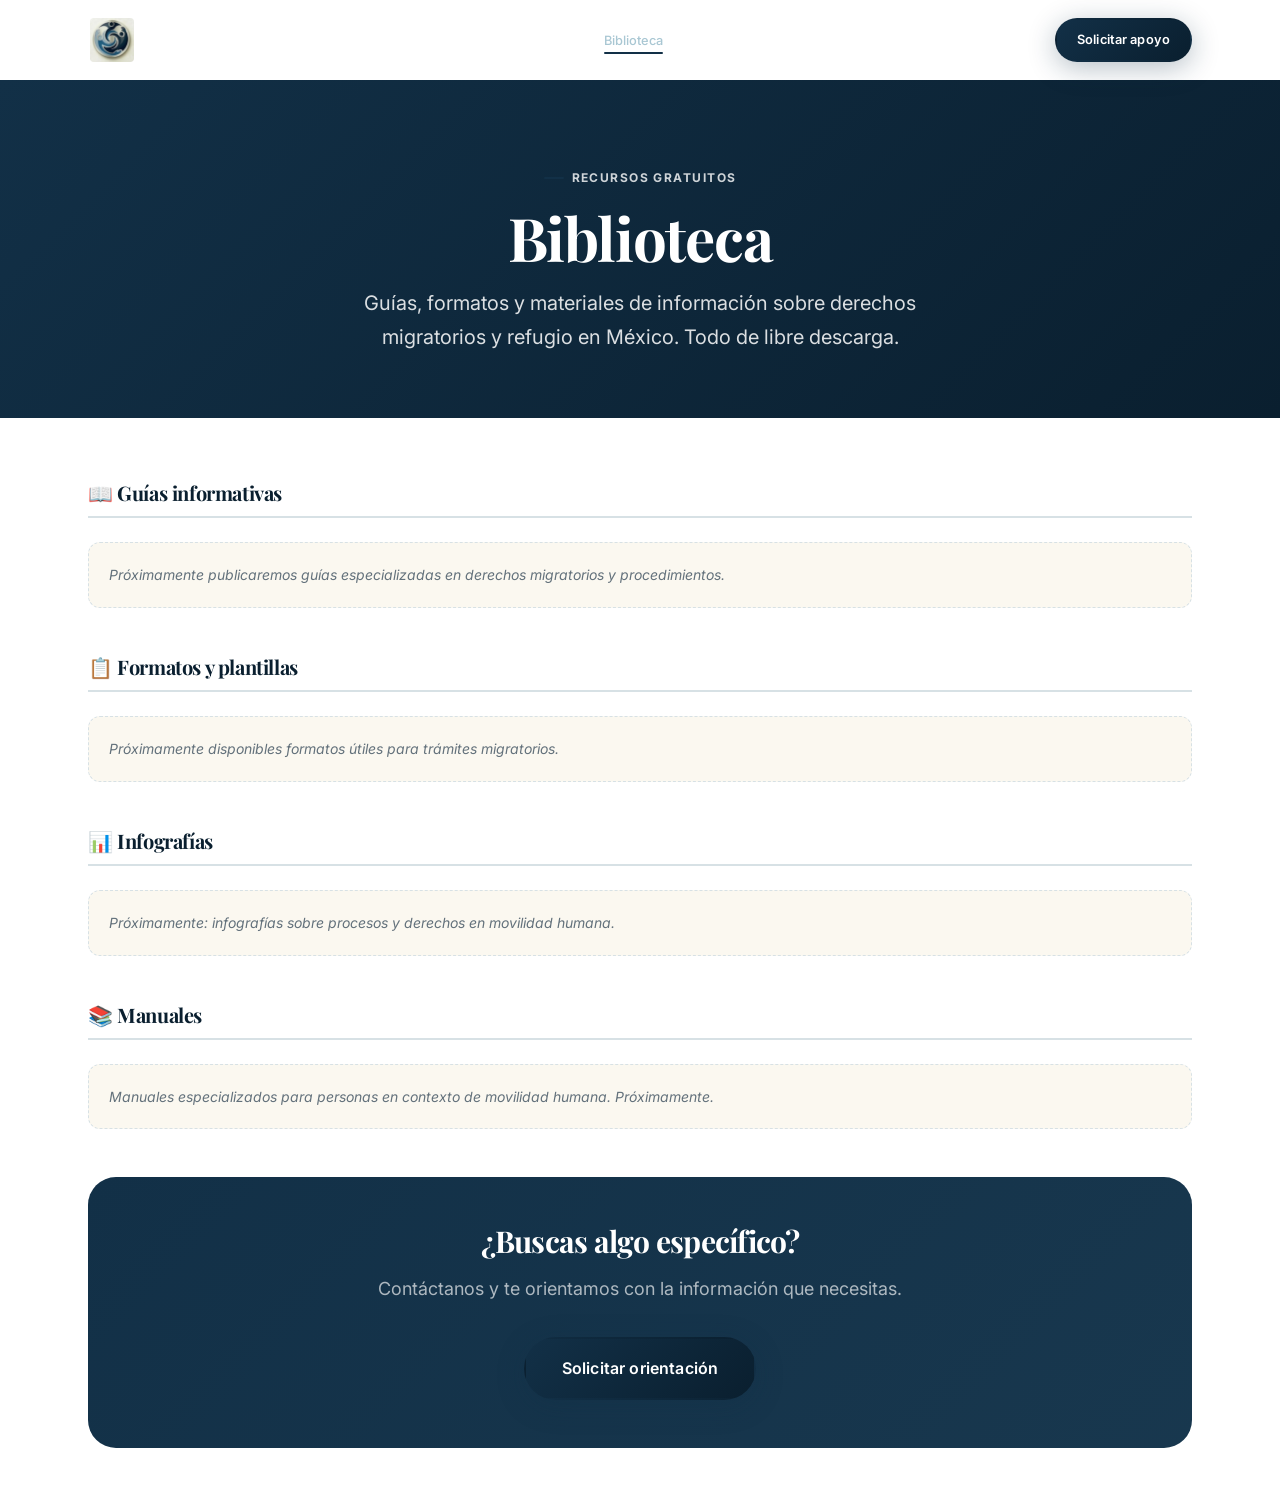
<file: biblioteca.html>
<!DOCTYPE html>
<html lang="es" dir="ltr">
<head>
  <meta charset="UTF-8" />
  <meta name="viewport" content="width=device-width, initial-scale=1.0" />
  <meta name="theme-color" content="#123047" />
  <title>Biblioteca de Recursos — Fundación IKNAHL</title>
  <meta name="description" content="Guías, formatos, infografías y manuales sobre derechos migratorios, refugio y movilidad humana en México. De libre descarga." />
  <link rel="canonical" href="https://fundacioniknahl.github.io/biblioteca.html" />
  <link rel="icon" href="assets/icons/favicon.svg" type="image/svg+xml" />
  <link rel="manifest" href="manifest.json" />
  <link rel="stylesheet" href="css/main.css" />
  <link rel="stylesheet" href="css/components.css" />
  <link rel="stylesheet" href="css/sections.css" />
</head>
<body>
  <a href="#main-content" class="skip-link">Ir al contenido principal</a>

  <nav class="nav solid" role="navigation" aria-label="Menú principal">
    <div class="container nav-inner">
      <a href="index.html" class="nav-logo" aria-label="Fundación IKNAHL — Inicio">
        <img src="assets/logo/iknahl-logo.jpg" alt="Logo Fundación IKNAHL" width="52" height="52" style="border-radius:6px;object-fit:contain;background:white;padding:2px;" />
        
        <div class="nav-logo-text">
          <span class="nav-logo-name">IKNAHL</span>
          <span class="nav-logo-tagline">Fundación</span>
        </div>
      </a>
      <ul class="nav-menu" role="list">
        <li><a class="nav-link" href="index.html">Inicio</a></li>
        <li><a class="nav-link" href="centro-de-ayuda.html">Centro de ayuda</a></li>
        <li><a class="nav-link active" href="biblioteca.html">Biblioteca</a></li>
        <li><a class="nav-link" href="transparencia.html">Transparencia</a></li>
        <li><a class="nav-link" href="index.html#contacto">Contacto</a></li>
      </ul>
      <div class="nav-cta">
        <a class="btn btn-primary btn-sm" href="index.html#asesoria">Solicitar apoyo</a>
      </div>
      <button class="nav-toggle" aria-label="Abrir menú" aria-expanded="false">
        <span></span><span></span><span></span>
      </button>
    </div>
  </nav>

  <div class="nav-mobile">
    <a class="nav-link" href="index.html">Inicio</a>
    <a class="nav-link" href="centro-de-ayuda.html">Centro de ayuda</a>
    <a class="nav-link" href="biblioteca.html">Biblioteca</a>
    <a class="nav-link" href="transparencia.html">Transparencia</a>
    <a class="btn btn-primary" href="index.html#asesoria" style="margin-top:1.5rem;">Solicitar apoyo</a>
  </div>

  <main id="main-content">
    <!-- HERO -->
    <header style="background:var(--grad-primary);padding-block:var(--sp-20) var(--sp-16);text-align:center;color:white;margin-top:var(--nav-h);">
      <div class="container">
        <span class="section-label" style="color:rgba(255,255,255,0.8);">Recursos gratuitos</span>
        <h1 style="font-family:var(--font-display);font-size:clamp(var(--text-4xl),5vw,var(--text-6xl));color:white;margin-bottom:var(--sp-4);">Biblioteca</h1>
        <p style="font-size:var(--text-xl);color:rgba(255,255,255,0.85);max-width:600px;margin-inline:auto;">
          Guías, formatos y materiales de información sobre derechos migratorios y refugio en México. Todo de libre descarga.
        </p>
      </div>
    </header>

    <section style="padding-block:var(--sp-16);">
      <div class="container">

        <!-- GUÍAS -->
        <div class="transparency-cat">
          <h2 class="transparency-cat-title">📖 Guías informativas</h2>
          <p class="transparency-empty">Próximamente publicaremos guías especializadas en derechos migratorios y procedimientos.</p>
        </div>

        <!-- FORMATOS -->
        <div class="transparency-cat">
          <h2 class="transparency-cat-title">📋 Formatos y plantillas</h2>
          <p class="transparency-empty">Próximamente disponibles formatos útiles para trámites migratorios.</p>
        </div>

        <!-- INFOGRAFÍAS -->
        <div class="transparency-cat">
          <h2 class="transparency-cat-title">📊 Infografías</h2>
          <p class="transparency-empty">Próximamente: infografías sobre procesos y derechos en movilidad humana.</p>
        </div>

        <!-- MANUALES -->
        <div class="transparency-cat">
          <h2 class="transparency-cat-title">📚 Manuales</h2>
          <p class="transparency-empty">Manuales especializados para personas en contexto de movilidad humana. Próximamente.</p>
        </div>

        <!-- CTA -->
        <div class="cta-banner" style="border-radius:var(--radius-xl);padding:var(--sp-12);margin-top:var(--sp-8);">
          <div class="cta-banner-content">
            <h2 class="cta-banner-title" style="font-size:var(--text-3xl);">¿Buscas algo específico?</h2>
            <p class="cta-banner-subtitle">Contáctanos y te orientamos con la información que necesitas.</p>
            <a class="btn btn-primary btn-lg" href="index.html#asesoria">Solicitar orientación</a>
          </div>
        </div>

      </div>
    </section>
  </main>

  <a class="whatsapp-float" data-whatsapp href="#" target="_blank" rel="noopener noreferrer" aria-label="WhatsApp">
    <svg width="28" height="28" viewBox="0 0 28 28" fill="none" aria-hidden="true">
      <path d="M14 3.5C8.201 3.5 3.5 8.201 3.5 14c0 1.98.525 3.834 1.443 5.43L3.5 24.5l5.235-1.415A10.44 10.44 0 0014 24.5c5.799 0 10.5-4.701 10.5-10.5S19.799 3.5 14 3.5zm5.25 14.656c-.225.63-1.316 1.204-1.824 1.26-.466.051-1.05.072-1.694-.105-.39-.108-.893-.253-1.534-.526-2.695-1.163-4.457-3.863-4.592-4.042-.134-.178-1.094-1.453-1.094-2.773s.692-1.969.937-2.238c.246-.27.536-.337.715-.337.178 0 .357.002.513.009.165.008.385-.063.603.46.224.54.758 1.86.824 1.994.067.134.112.29.022.468-.09.179-.134.29-.268.447-.134.156-.28.348-.4.467-.134.134-.273.279-.117.547.156.268.693 1.143 1.489 1.85.974.868 1.78 1.14 2.071 1.274.29.134.46.112.63-.067.178-.178.714-.834.904-1.12.19-.29.38-.24.637-.144.257.096 1.63.769 1.91.91.278.14.462.212.53.33.067.118.067.682-.157 1.312z" fill="white"/>
    </svg>
  </a>
  <button class="back-to-top" aria-label="Volver al inicio">↑</button>

  <script src="js/config.js"></script>
  <script src="js/main.js"></script>
</body>
</html>
</file>
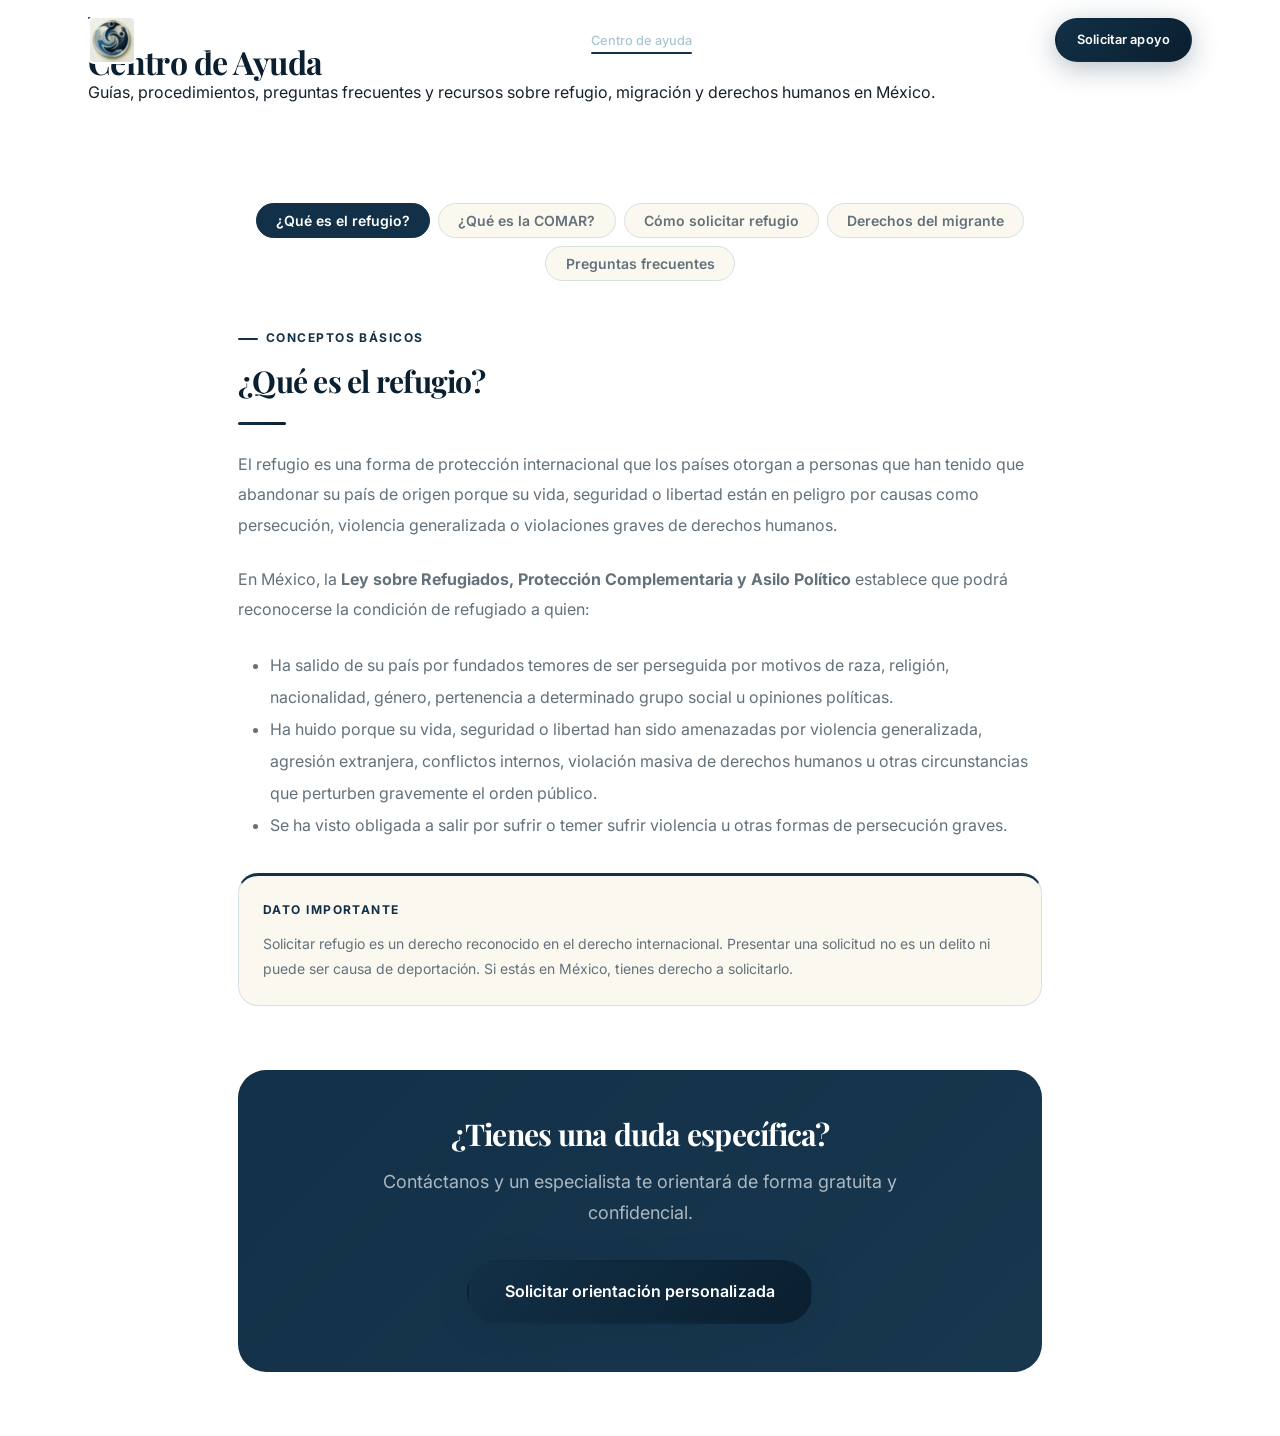
<file: centro-de-ayuda.html>
<!DOCTYPE html>
<html lang="es" dir="ltr">
<head>
  <meta charset="UTF-8" />
  <meta name="viewport" content="width=device-width, initial-scale=1.0" />
  <meta name="theme-color" content="#123047" />
  <title>Centro de Ayuda — Fundación IKNAHL</title>
  <meta name="description" content="Información sobre refugio, migración, derechos de personas migrantes y procedimientos en México. Orientación clara y confiable." />
  <link rel="canonical" href="https://fundacioniknahl.github.io/centro-de-ayuda.html" />
  <link rel="icon" href="assets/icons/favicon.svg" type="image/svg+xml" />
  <link rel="manifest" href="manifest.json" />
  <link rel="stylesheet" href="css/main.css" />
  <link rel="stylesheet" href="css/components.css" />
  <link rel="stylesheet" href="css/sections.css" />
  <script type="application/ld+json">
  {
    "@context": "https://schema.org",
    "@type": "FAQPage",
    "name": "Centro de Ayuda — Fundación IKNAHL",
    "url": "https://fundacioniknahl.github.io/centro-de-ayuda.html"
  }
  </script>
</head>
<body>
  <a href="#main-content" class="skip-link">Ir al contenido principal</a>

  <!-- NAVEGACIÓN -->
  <nav class="nav solid" role="navigation" aria-label="Menú principal">
    <div class="container nav-inner">
      <a href="index.html" class="nav-logo" aria-label="Fundación IKNAHL — Inicio">
        <img src="assets/logo/iknahl-logo.jpg" alt="Logo Fundación IKNAHL" width="52" height="52" style="border-radius:6px;object-fit:contain;background:white;padding:2px;" />
        
        <div class="nav-logo-text">
          <span class="nav-logo-name">IKNAHL</span>
          <span class="nav-logo-tagline">Fundación</span>
        </div>
      </a>
      <ul class="nav-menu" role="list">
        <li><a class="nav-link" href="index.html#quienes-somos">Quiénes somos</a></li>
        <li><a class="nav-link" href="index.html#servicios">Servicios</a></li>
        <li><a class="nav-link active" href="centro-de-ayuda.html">Centro de ayuda</a></li>
        <li><a class="nav-link" href="biblioteca.html">Biblioteca</a></li>
        <li><a class="nav-link" href="transparencia.html">Transparencia</a></li>
      </ul>
      <div class="nav-cta">
        <a class="btn btn-primary btn-sm" href="index.html#asesoria">Solicitar apoyo</a>
      </div>
      <button class="nav-toggle" aria-label="Abrir menú" aria-expanded="false">
        <span></span><span></span><span></span>
      </button>
    </div>
  </nav>

  <div class="nav-mobile" id="nav-mobile">
    <a class="nav-link" href="index.html">Inicio</a>
    <a class="nav-link" href="index.html#servicios">Servicios</a>
    <a class="nav-link" href="centro-de-ayuda.html">Centro de ayuda</a>
    <a class="nav-link" href="biblioteca.html">Biblioteca</a>
    <a class="nav-link" href="transparencia.html">Transparencia</a>
    <a class="btn btn-primary" href="index.html#asesoria" style="margin-top:1.5rem;">Solicitar apoyo</a>
  </div>

  <main id="main-content">
    <!-- HERO -->
    <header class="help-hero">
      <div class="container">
        <span class="section-label" style="color:rgba(255,255,255,0.8);">Información clara y confiable</span>
        <h1 class="help-hero-title">Centro de Ayuda</h1>
        <p class="help-hero-subtitle">
          Guías, procedimientos, preguntas frecuentes y recursos sobre
          refugio, migración y derechos humanos en México.
        </p>
      </div>
    </header>

    <section style="padding-block:var(--sp-16);">
      <div class="container" style="max-width:900px;">

        <!-- TABS DE NAVEGACIÓN -->
        <div class="help-nav-tabs" role="tablist" aria-label="Categorías de ayuda">
          <button class="help-tab active" role="tab" aria-selected="true" data-tab="refugio">¿Qué es el refugio?</button>
          <button class="help-tab" role="tab" aria-selected="false" data-tab="comar">¿Qué es la COMAR?</button>
          <button class="help-tab" role="tab" aria-selected="false" data-tab="proceso">Cómo solicitar refugio</button>
          <button class="help-tab" role="tab" aria-selected="false" data-tab="derechos">Derechos del migrante</button>
          <button class="help-tab" role="tab" aria-selected="false" data-tab="faq">Preguntas frecuentes</button>
        </div>

        <!-- CONTENIDO REFUGIO -->
        <div data-tab-content="refugio" role="tabpanel" aria-label="Qué es el refugio">
          <span class="section-label">Conceptos básicos</span>
          <h2 class="section-title" style="font-size:var(--text-3xl);margin-bottom:var(--sp-6);">¿Qué es el refugio?</h2>
          <div class="bridge-divider"></div>
          <p style="color:var(--color-muted);line-height:1.9;margin-bottom:var(--sp-6);">
            El refugio es una forma de protección internacional que los países otorgan a personas que han tenido
            que abandonar su país de origen porque su vida, seguridad o libertad están en peligro por causas
            como persecución, violencia generalizada o violaciones graves de derechos humanos.
          </p>
          <p style="color:var(--color-muted);line-height:1.9;margin-bottom:var(--sp-6);">
            En México, la <strong>Ley sobre Refugiados, Protección Complementaria y Asilo Político</strong>
            establece que podrá reconocerse la condición de refugiado a quien:
          </p>
          <ul style="list-style:disc;padding-left:var(--sp-8);color:var(--color-muted);line-height:2;margin-bottom:var(--sp-6);">
            <li>Ha salido de su país por fundados temores de ser perseguida por motivos de raza, religión, nacionalidad, género, pertenencia a determinado grupo social u opiniones políticas.</li>
            <li>Ha huido porque su vida, seguridad o libertad han sido amenazadas por violencia generalizada, agresión extranjera, conflictos internos, violación masiva de derechos humanos u otras circunstancias que perturben gravemente el orden público.</li>
            <li>Se ha visto obligada a salir por sufrir o temer sufrir violencia u otras formas de persecución graves.</li>
          </ul>
          <div class="mv-card" style="margin-top:var(--sp-8);">
            <p class="mv-card-label">Dato importante</p>
            <p class="mv-card-text">
              Solicitar refugio es un derecho reconocido en el derecho internacional. Presentar una solicitud
              no es un delito ni puede ser causa de deportación. Si estás en México, tienes derecho a solicitarlo.
            </p>
          </div>
        </div>

        <!-- CONTENIDO COMAR -->
        <div data-tab-content="comar" style="display:none;" role="tabpanel" aria-label="Qué es la COMAR">
          <span class="section-label">Institución oficial</span>
          <h2 class="section-title" style="font-size:var(--text-3xl);margin-bottom:var(--sp-6);">¿Qué es la COMAR?</h2>
          <div class="bridge-divider"></div>
          <p style="color:var(--color-muted);line-height:1.9;margin-bottom:var(--sp-6);">
            La <strong>Comisión Mexicana de Ayuda a Refugiados (COMAR)</strong> es la instancia del gobierno
            federal mexicano encargada de recibir, procesar y resolver las solicitudes de reconocimiento
            de la condición de refugiado. Está adscrita a la Secretaría de Gobernación.
          </p>

          <h3 style="font-family:var(--font-display);font-size:var(--text-2xl);margin:var(--sp-8) 0 var(--sp-4);">Oficinas de la COMAR</h3>
          <div class="cards-grid" style="grid-template-columns:repeat(auto-fill,minmax(220px,1fr));">
            <div class="service-card">
              <span class="service-icon">🏙️</span>
              <h4 class="service-title" style="font-size:var(--text-lg);">Ciudad de México</h4>
              <p class="service-description">Oficina central, trámites generales</p>
            </div>
            <div class="service-card">
              <span class="service-icon">🌴</span>
              <h4 class="service-title" style="font-size:var(--text-lg);">Tapachula, Chiapas</h4>
              <p class="service-description">Punto de entrada sur, alta demanda</p>
            </div>
            <div class="service-card">
              <span class="service-icon">🌵</span>
              <h4 class="service-title" style="font-size:var(--text-lg);">Tijuana, B.C.</h4>
              <p class="service-description">Frontera norte con Estados Unidos</p>
            </div>
            <div class="service-card">
              <span class="service-icon">🏔️</span>
              <h4 class="service-title" style="font-size:var(--text-lg);">Monterrey y Guadalajara</h4>
              <p class="service-description">Oficinas regionales</p>
            </div>
          </div>
        </div>

        <!-- CONTENIDO PROCESO -->
        <div data-tab-content="proceso" style="display:none;" role="tabpanel" aria-label="Cómo solicitar refugio">
          <span class="section-label">Paso a paso</span>
          <h2 class="section-title" style="font-size:var(--text-3xl);margin-bottom:var(--sp-6);">Cómo solicitar refugio en México</h2>
          <div class="bridge-divider"></div>

          <div style="display:flex;flex-direction:column;gap:var(--sp-6);margin-top:var(--sp-8);">
            <div class="service-card" style="display:flex;gap:var(--sp-4);align-items:flex-start;">
              <div style="width:40px;height:40px;min-width:40px;background:var(--grad-primary);border-radius:50%;display:flex;align-items:center;justify-content:center;color:white;font-family:var(--font-mono);font-weight:700;font-size:var(--text-lg);">1</div>
              <div>
                <h3 class="service-title" style="font-size:var(--text-xl);">Presentarte ante la COMAR</h3>
                <p class="service-description">Debes acudir personalmente a la oficina de la COMAR más cercana dentro de los <strong>30 días hábiles</strong> siguientes a tu ingreso a México. No necesitas documentos de identidad para iniciar el proceso, aunque ayuda si los tienes.</p>
              </div>
            </div>
            <div class="service-card" style="display:flex;gap:var(--sp-4);align-items:flex-start;">
              <div style="width:40px;height:40px;min-width:40px;background:var(--grad-primary);border-radius:50%;display:flex;align-items:center;justify-content:center;color:white;font-family:var(--font-mono);font-weight:700;font-size:var(--text-lg);">2</div>
              <div>
                <h3 class="service-title" style="font-size:var(--text-xl);">Llenado de formulario</h3>
                <p class="service-description">Completarás un formulario de solicitud donde narrarás brevemente los motivos por los que saliste de tu país. Puedes pedir un intérprete si no hablas español.</p>
              </div>
            </div>
            <div class="service-card" style="display:flex;gap:var(--sp-4);align-items:flex-start;">
              <div style="width:40px;height:40px;min-width:40px;background:var(--grad-primary);border-radius:50%;display:flex;align-items:center;justify-content:center;color:white;font-family:var(--font-mono);font-weight:700;font-size:var(--text-lg);">3</div>
              <div>
                <h3 class="service-title" style="font-size:var(--text-xl);">Constancia de trámite</h3>
                <p class="service-description">Recibirás una <strong>constancia de solicitante</strong> que te permite permanecer legalmente en México, trabajar y acceder a servicios básicos mientras se resuelve tu caso.</p>
              </div>
            </div>
            <div class="service-card" style="display:flex;gap:var(--sp-4);align-items:flex-start;">
              <div style="width:40px;height:40px;min-width:40px;background:var(--grad-primary);border-radius:50%;display:flex;align-items:center;justify-content:center;color:white;font-family:var(--font-mono);font-weight:700;font-size:var(--text-lg);">4</div>
              <div>
                <h3 class="service-title" style="font-size:var(--text-xl);">Entrevista de elegibilidad</h3>
                <p class="service-description">Un funcionario de la COMAR te entrevistará para conocer en detalle tu situación. Es importante preparar bien tu relato y contar con orientación jurídica. <a href="index.html#asesoria" style="color:var(--color-primary);">Podemos acompañarte en este proceso.</a></p>
              </div>
            </div>
            <div class="service-card" style="display:flex;gap:var(--sp-4);align-items:flex-start;">
              <div style="width:40px;height:40px;min-width:40px;background:var(--grad-primary);border-radius:50%;display:flex;align-items:center;justify-content:center;color:white;font-family:var(--font-mono);font-weight:700;font-size:var(--text-lg);">5</div>
              <div>
                <h3 class="service-title" style="font-size:var(--text-xl);">Resolución</h3>
                <p class="service-description">La COMAR emitirá una resolución reconociendo o negando la condición de refugiado. Si es positiva, recibirás tu tarjeta de residencia permanente. Si es negativa, tienes derecho a interponer recursos legales.</p>
              </div>
            </div>
          </div>

          <div class="mv-card" style="margin-top:var(--sp-8);">
            <p class="mv-card-label">Consejo importante</p>
            <p class="mv-card-text">Contar con acompañamiento jurídico durante todo el proceso aumenta significativamente las posibilidades de un resultado favorable. Contáctanos antes de tu entrevista de elegibilidad.</p>
          </div>
        </div>

        <!-- CONTENIDO DERECHOS -->
        <div data-tab-content="derechos" style="display:none;" role="tabpanel" aria-label="Derechos de las personas migrantes">
          <span class="section-label">Tus derechos</span>
          <h2 class="section-title" style="font-size:var(--text-3xl);margin-bottom:var(--sp-6);">Derechos de las personas migrantes en México</h2>
          <div class="bridge-divider"></div>
          <p style="color:var(--color-muted);line-height:1.9;margin-bottom:var(--sp-8);">
            Toda persona en territorio mexicano, <strong>independientemente de su situación migratoria</strong>,
            es titular de derechos fundamentales reconocidos en la Constitución, los tratados internacionales
            y la Ley de Migración.
          </p>
          <div class="cards-grid" style="grid-template-columns:repeat(auto-fill,minmax(240px,1fr));">
            <div class="service-card">
              <span class="service-icon">🏥</span>
              <h3 class="service-title" style="font-size:var(--text-lg);">Derecho a la salud</h3>
              <p class="service-description">Tienes derecho a recibir atención médica de urgencia, independientemente de tu situación migratoria.</p>
            </div>
            <div class="service-card">
              <span class="service-icon">📚</span>
              <h3 class="service-title" style="font-size:var(--text-lg);">Educación</h3>
              <p class="service-description">Los niños y niñas tienen derecho a la educación básica en México sin importar su situación migratoria.</p>
            </div>
            <div class="service-card">
              <span class="service-icon">⚖️</span>
              <h3 class="service-title" style="font-size:var(--text-lg);">Debido proceso</h3>
              <p class="service-description">Tienes derecho a conocer los motivos de cualquier detención, a un intérprete y a orientación jurídica.</p>
            </div>
            <div class="service-card">
              <span class="service-icon">🏠</span>
              <h3 class="service-title" style="font-size:var(--text-lg);">No devolución</h3>
              <p class="service-description">No puedes ser devuelto a un país donde tu vida o libertad estén en riesgo (principio de non-refoulement).</p>
            </div>
            <div class="service-card">
              <span class="service-icon">📞</span>
              <h3 class="service-title" style="font-size:var(--text-lg);">Comunicación consular</h3>
              <p class="service-description">Si eres detenido, tienes derecho a comunicarte con el consulado de tu país.</p>
            </div>
            <div class="service-card">
              <span class="service-icon">👨‍👩‍👧</span>
              <h3 class="service-title" style="font-size:var(--text-lg);">Unidad familiar</h3>
              <p class="service-description">El principio de unidad familiar debe ser respetado en cualquier procedimiento migratorio.</p>
            </div>
          </div>
        </div>

        <!-- FAQ -->
        <div data-tab-content="faq" style="display:none;" role="tabpanel" aria-label="Preguntas frecuentes">
          <span class="section-label">Dudas comunes</span>
          <h2 class="section-title" style="font-size:var(--text-3xl);margin-bottom:var(--sp-6);">Preguntas frecuentes</h2>
          <div class="bridge-divider"></div>
          <div id="faq-container" style="margin-top:var(--sp-8);">
            <!-- Renderizado desde config.js -->
          </div>
        </div>

        <!-- CTA -->
        <div class="cta-banner" style="border-radius:var(--radius-xl);margin-top:var(--sp-16);padding:var(--sp-12);">
          <div class="cta-banner-content">
            <h2 class="cta-banner-title" style="font-size:var(--text-3xl);">¿Tienes una duda específica?</h2>
            <p class="cta-banner-subtitle">Contáctanos y un especialista te orientará de forma gratuita y confidencial.</p>
            <a class="btn btn-primary btn-lg" href="index.html#asesoria">Solicitar orientación personalizada</a>
          </div>
        </div>

      </div>
    </section>
  </main>

  <!-- WhatsApp flotante -->
  <a class="whatsapp-float" data-whatsapp href="#" target="_blank" rel="noopener noreferrer" aria-label="Contáctanos por WhatsApp">
    <span class="whatsapp-tooltip">¿Necesitas ayuda?</span>
    <svg width="28" height="28" viewBox="0 0 28 28" fill="none" xmlns="http://www.w3.org/2000/svg" aria-hidden="true">
      <path d="M14 3.5C8.201 3.5 3.5 8.201 3.5 14c0 1.98.525 3.834 1.443 5.43L3.5 24.5l5.235-1.415A10.44 10.44 0 0014 24.5c5.799 0 10.5-4.701 10.5-10.5S19.799 3.5 14 3.5zm5.25 14.656c-.225.63-1.316 1.204-1.824 1.26-.466.051-1.05.072-1.694-.105-.39-.108-.893-.253-1.534-.526-2.695-1.163-4.457-3.863-4.592-4.042-.134-.178-1.094-1.453-1.094-2.773s.692-1.969.937-2.238c.246-.27.536-.337.715-.337.178 0 .357.002.513.009.165.008.385-.063.603.46.224.54.758 1.86.824 1.994.067.134.112.29.022.468-.09.179-.134.29-.268.447-.134.156-.28.348-.4.467-.134.134-.273.279-.117.547.156.268.693 1.143 1.489 1.85.974.868 1.78 1.14 2.071 1.274.29.134.46.112.63-.067.178-.178.714-.834.904-1.12.19-.29.38-.24.637-.144.257.096 1.63.769 1.91.91.278.14.462.212.53.33.067.118.067.682-.157 1.312z" fill="white"/>
    </svg>
  </a>
  <button class="back-to-top" aria-label="Volver al inicio">↑</button>

  <script src="js/config.js"></script>
  <script src="js/main.js"></script>
</body>
</html>
</file>
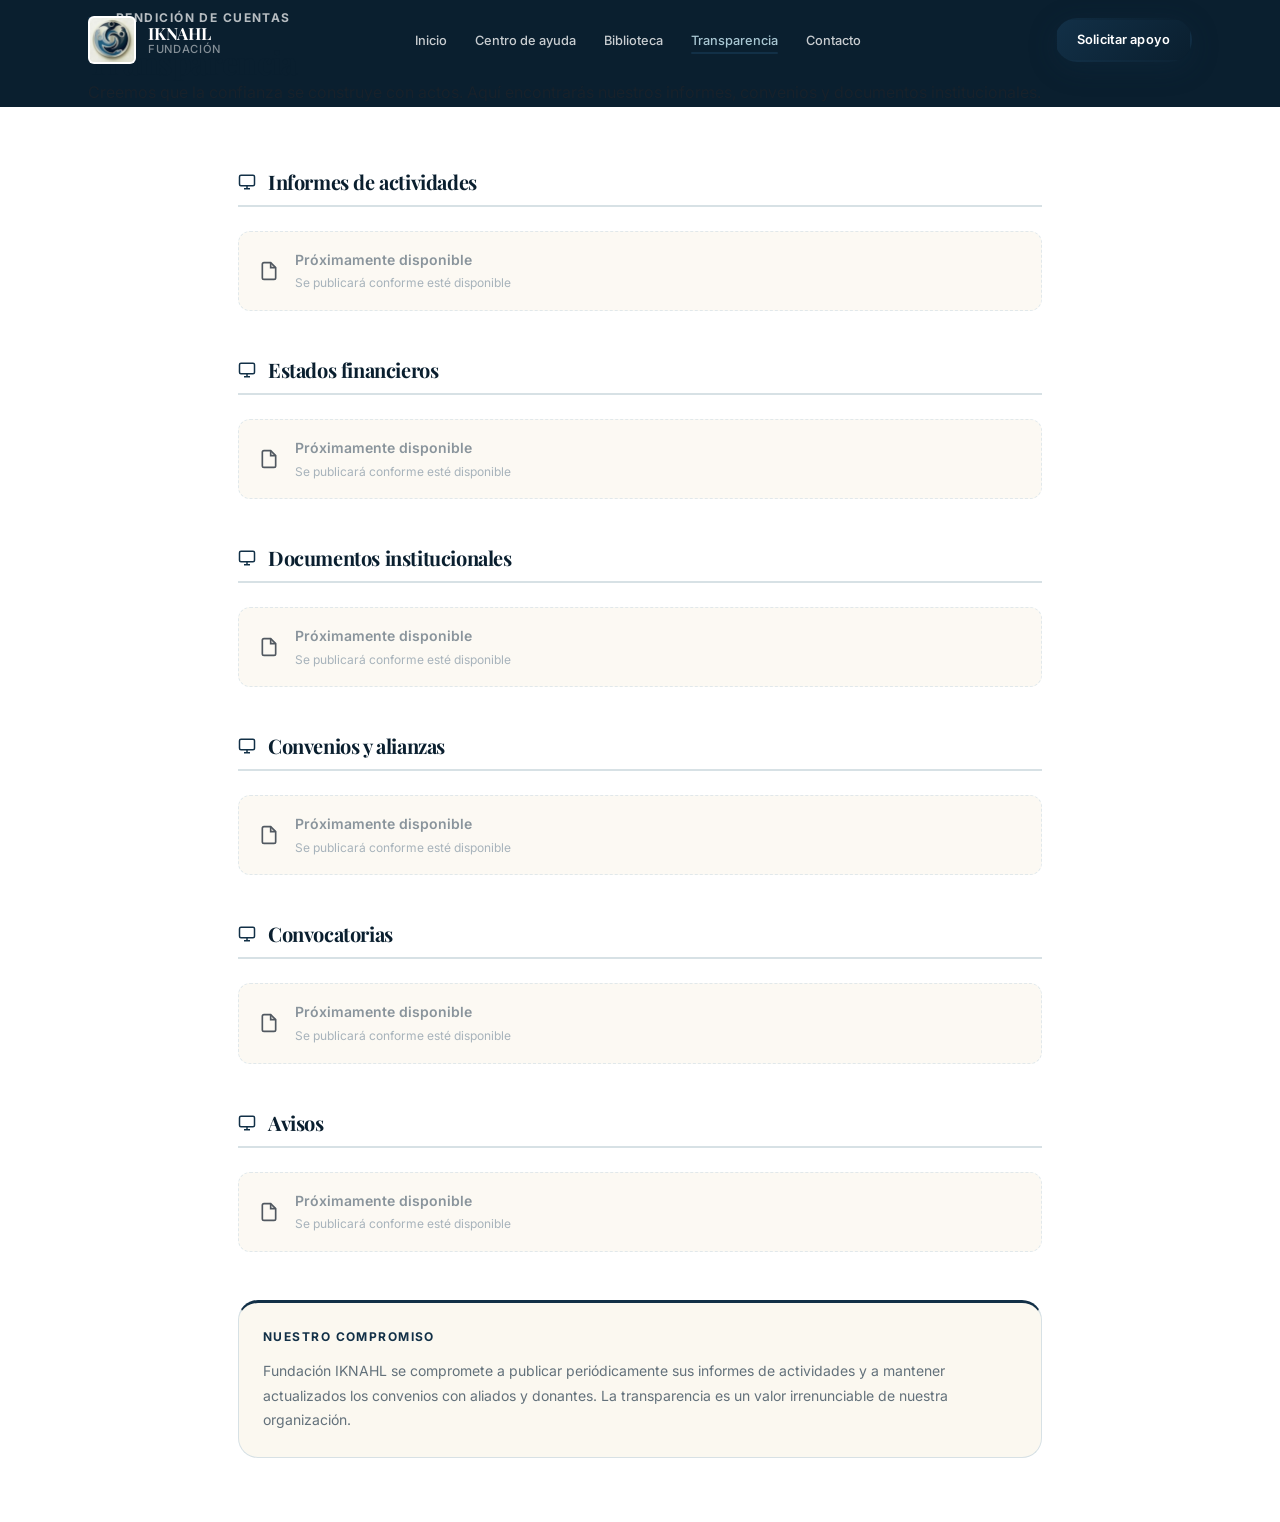
<file: transparencia.html>
<!DOCTYPE html>
<html lang="es" dir="ltr">
<head>
  <meta charset="UTF-8" />
  <meta name="viewport" content="width=device-width, initial-scale=1.0" />
  <meta name="theme-color" content="#123047" />
  <title>Transparencia — Fundación IKNAHL</title>
  <meta name="description" content="Informes de actividades, estados financieros, convenios y documentos institucionales de Fundación IKNAHL." />
  <link rel="canonical" href="https://fundacioniknahl.github.io/transparencia.html" />
  <link rel="icon" href="assets/icons/favicon.svg" type="image/svg+xml" />
  <link rel="manifest" href="manifest.json" />
  <link rel="stylesheet" href="css/main.css" />
  <link rel="stylesheet" href="css/components.css" />
  <link rel="stylesheet" href="css/sections.css" />
</head>
<body>
  <a href="#main-content" class="skip-link">Ir al contenido principal</a>

  <nav class="nav solid" role="navigation" aria-label="Menú principal">
    <div class="container nav-inner">
      <a href="index.html" class="nav-logo" aria-label="Fundación IKNAHL — Inicio">
        <img src="assets/logo/iknahl-logo.jpg" alt="Logo Fundación IKNAHL" width="52" height="52" style="border-radius:6px;object-fit:contain;background:white;padding:2px;" />
        
        <div class="nav-logo-text">
          <span class="nav-logo-name">IKNAHL</span>
          <span class="nav-logo-tagline">Fundación</span>
        </div>
      </a>
      <ul class="nav-menu" role="list">
        <li><a class="nav-link" href="index.html">Inicio</a></li>
        <li><a class="nav-link" href="centro-de-ayuda.html">Centro de ayuda</a></li>
        <li><a class="nav-link" href="biblioteca.html">Biblioteca</a></li>
        <li><a class="nav-link active" href="transparencia.html">Transparencia</a></li>
        <li><a class="nav-link" href="index.html#contacto">Contacto</a></li>
      </ul>
      <div class="nav-cta">
        <a class="btn btn-primary btn-sm" href="index.html#asesoria">Solicitar apoyo</a>
      </div>
      <button class="nav-toggle" aria-label="Abrir menú" aria-expanded="false">
        <span></span><span></span><span></span>
      </button>
    </div>
  </nav>

  <div class="nav-mobile">
    <a class="nav-link" href="index.html">Inicio</a>
    <a class="nav-link" href="centro-de-ayuda.html">Centro de ayuda</a>
    <a class="nav-link" href="biblioteca.html">Biblioteca</a>
    <a class="nav-link" href="transparencia.html">Transparencia</a>
    <a class="btn btn-primary" href="index.html#asesoria" style="margin-top:1.5rem;">Solicitar apoyo</a>
  </div>

  <main id="main-content">
    <header class="transparency-hero">
      <div class="container">
        <span class="section-label" style="color:rgba(255,255,255,0.7);">Rendición de cuentas</span>
        <h1 class="transparency-hero-title">Transparencia</h1>
        <p class="transparency-hero-subtitle">
          Creemos que la confianza se construye con actos. Aquí encontrarás
          nuestros informes, convenios y documentos institucionales.
        </p>
      </div>
    </header>

    <section style="padding-block:var(--sp-16);">
      <div class="container" style="max-width:900px;">
        <div id="transparency-container">
          <!-- Renderizado desde config.js -->
        </div>

        <!-- Compromiso de transparencia -->
        <div class="mv-card" style="margin-top:var(--sp-12);">
          <p class="mv-card-label">Nuestro compromiso</p>
          <p class="mv-card-text">
            Fundación IKNAHL se compromete a publicar periódicamente sus informes de
            actividades y a mantener actualizados los convenios con aliados y donantes. La transparencia
            es un valor irrenunciable de nuestra organización.
          </p>
        </div>
      </div>
    </section>
  </main>

  <a class="whatsapp-float" data-whatsapp href="#" target="_blank" rel="noopener noreferrer" aria-label="WhatsApp">
    <svg width="28" height="28" viewBox="0 0 28 28" fill="none" xmlns="http://www.w3.org/2000/svg" aria-hidden="true">
      <path d="M14 3.5C8.201 3.5 3.5 8.201 3.5 14c0 1.98.525 3.834 1.443 5.43L3.5 24.5l5.235-1.415A10.44 10.44 0 0014 24.5c5.799 0 10.5-4.701 10.5-10.5S19.799 3.5 14 3.5zm5.25 14.656c-.225.63-1.316 1.204-1.824 1.26-.466.051-1.05.072-1.694-.105-.39-.108-.893-.253-1.534-.526-2.695-1.163-4.457-3.863-4.592-4.042-.134-.178-1.094-1.453-1.094-2.773s.692-1.969.937-2.238c.246-.27.536-.337.715-.337.178 0 .357.002.513.009.165.008.385-.063.603.46.224.54.758 1.86.824 1.994.067.134.112.29.022.468-.09.179-.134.29-.268.447-.134.156-.28.348-.4.467-.134.134-.273.279-.117.547.156.268.693 1.143 1.489 1.85.974.868 1.78 1.14 2.071 1.274.29.134.46.112.63-.067.178-.178.714-.834.904-1.12.19-.29.38-.24.637-.144.257.096 1.63.769 1.91.91.278.14.462.212.53.33.067.118.067.682-.157 1.312z" fill="white"/>
    </svg>
  </a>
  <button class="back-to-top" aria-label="Volver al inicio">↑</button>

  <script src="js/config.js"></script>
  <script src="js/main.js"></script>
</body>
</html>
</file>
<file: css/main.css>
/* ============================================================
   FUNDACIÓN IKNAHL — Apoyo a Migrantes y Refugiados
   main.css · Variables · Reset · Base
   ============================================================ */

@import url('https://fonts.googleapis.com/css2?family=Playfair+Display:ital,wght@0,400;0,600;0,700;1,400&family=Inter:wght@300;400;500;600;700&family=JetBrains+Mono:wght@400;600&display=swap');

/* ─── VARIABLES ───────────────────────────────────────────── */
:root {
  /* Paleta institucional IKNAHL — azul marino, sobria y humanitaria */
  --color-primary:       #123047;
  --color-primary-dark:  #0A1F2F;
  --color-primary-light: #A9C7D3;
  --color-primary-soft:  #1F4A63;
  --color-secondary:     #5F8FA3;
  --color-accent:        #A9C7D3;
  --color-ice:           #EAF3F6;
  --color-black:         #0A1F2F;
  --color-black-soft:    #123047;
  --color-white:         #FFFFFF;
  --color-cream:         #F6F2E8;
  --color-cream-light:   #FBF8F0;
  --color-border:        #D7E1E5;
  --color-text:          #17212B;
  --color-muted:         #63717B;
  --color-muted-light:   #8B9AA5;
  --color-blue-trust:    #5F8FA3;

  /* Gradientes */
  --grad-primary:    linear-gradient(135deg, var(--color-primary) 0%, var(--color-primary-dark) 100%);
  --grad-hero:       linear-gradient(150deg, rgba(18,48,71,0.94) 0%, rgba(10,31,47,0.92) 45%, rgba(10,31,47,0.85) 100%);
  --grad-subtle:     linear-gradient(135deg, var(--color-cream) 0%, #EFE9DC 100%);

  /* Tipografía */
  --font-display: 'Playfair Display', Georgia, serif;
  --font-body:    'Inter', system-ui, -apple-system, sans-serif;
  --font-mono:    'JetBrains Mono', 'Courier New', monospace;

  /* Escala tipográfica con clamp */
  --text-xs:   0.75rem;
  --text-sm:   0.875rem;
  --text-base: 1rem;
  --text-lg:   1.125rem;
  --text-xl:   1.25rem;
  --text-2xl:  1.5rem;
  --text-3xl:  clamp(1.6rem, 3vw, 1.875rem);
  --text-4xl:  clamp(1.875rem, 4vw, 2.25rem);
  --text-5xl:  clamp(2rem, 4.5vw, 3rem);
  --text-6xl:  clamp(2.5rem, 5.5vw, 3.75rem);
  --text-hero: clamp(2.8rem, 7vw, 5.5rem);

  /* Espaciado */
  --sp-1: 0.25rem;  --sp-2: 0.5rem;   --sp-3: 0.75rem;
  --sp-4: 1rem;     --sp-5: 1.25rem;  --sp-6: 1.5rem;
  --sp-8: 2rem;     --sp-10: 2.5rem;  --sp-12: 3rem;
  --sp-16: 4rem;    --sp-20: 5rem;    --sp-24: 6rem;

  /* Sección */
  --section-py: clamp(4rem, 8vw, 7rem);

  /* Layout */
  --max-w:      1200px;
  --max-w-text: 720px;
  --nav-h:      80px;

  /* Bordes */
  --radius-sm:   6px;
  --radius-md:   12px;
  --radius-lg:   20px;
  --radius-xl:   28px;
  --radius-full: 9999px;

  /* Sombras institucionales */
  --shadow-xs: 0 1px 3px rgba(10,24,36,0.07);
  --shadow-sm: 0 2px 8px rgba(10,24,36,0.09), 0 1px 3px rgba(10,24,36,0.06);
  --shadow-md: 0 4px 20px rgba(10,24,36,0.12), 0 2px 8px rgba(10,24,36,0.07);
  --shadow-lg: 0 8px 40px rgba(10,24,36,0.14), 0 4px 16px rgba(10,24,36,0.08);
  --shadow-xl: 0 16px 60px rgba(10,24,36,0.16), 0 6px 20px rgba(10,24,36,0.09);
  --shadow-primary: 0 6px 28px rgba(18,48,71,0.30);

  /* Transiciones */
  --t-fast:   150ms ease;
  --t-base:   240ms ease;
  --t-slow:   380ms ease;
  --t-spring: 320ms cubic-bezier(0.34, 1.56, 0.64, 1);

  /* Z-index */
  --z-sticky:  200;
  --z-overlay: 300;
  --z-modal:   400;
}

/* Modo oscuro preparado */
@media (prefers-color-scheme: dark) {
  :root {
    --color-white:      #0D1B26;
    --color-cream:      #142430;
    --color-cream-light:#1A2E3C;
    --color-border:     #2A3F4D;
    --color-text:       #E7EEF2;
    --color-muted:      #9FB2BC;
    --shadow-md:        0 4px 20px rgba(0,0,0,0.40);
    --shadow-lg:        0 8px 40px rgba(0,0,0,0.50);
  }
}

/* ─── REDUCED MOTION ──────────────────────────────────────── */
@media (prefers-reduced-motion: reduce) {
  *, *::before, *::after {
    animation-duration: 0.01ms !important;
    animation-iteration-count: 1 !important;
    transition-duration: 0.01ms !important;
    scroll-behavior: auto !important;
  }
}

/* ─── RESET ───────────────────────────────────────────────── */
*, *::before, *::after { box-sizing: border-box; margin: 0; padding: 0; }

html {
  scroll-behavior: smooth;
  font-size: 16px;
  -webkit-text-size-adjust: 100%;
}

body {
  font-family: var(--font-body);
  font-size: var(--text-base);
  line-height: 1.7;
  color: var(--color-text);
  background-color: var(--color-white);
  overflow-x: hidden;
  -webkit-font-smoothing: antialiased;
  -moz-osx-font-smoothing: grayscale;
}

img, video, canvas, svg { max-width: 100%; display: block; }
a { color: inherit; text-decoration: none; }
ul, ol { list-style: none; }
button { cursor: pointer; border: none; background: none; font-family: inherit; }
input, textarea, select { font-family: inherit; font-size: inherit; }

h1, h2, h3, h4, h5, h6 {
  font-family: var(--font-display);
  line-height: 1.1;
  font-weight: 700;
  color: var(--color-black);
  letter-spacing: -0.02em;
}

/* ─── LAYOUT ──────────────────────────────────────────────── */
.container {
  width: 100%;
  max-width: var(--max-w);
  margin-inline: auto;
  padding-inline: var(--sp-6);
}
@media (min-width: 640px)  { .container { padding-inline: var(--sp-8); } }
@media (min-width: 1024px) { .container { padding-inline: var(--sp-12); } }

section { padding-block: var(--section-py); }

/* ─── SKIP LINK ───────────────────────────────────────────── */
.skip-link {
  position: absolute; top: -100%; left: var(--sp-4);
  background: var(--color-primary); color: white;
  padding: var(--sp-3) var(--sp-6); border-radius: var(--radius-md);
  font-weight: 600; z-index: 9999; transition: top var(--t-fast);
}
.skip-link:focus { top: var(--sp-4); }

/* ─── UTILIDADES ──────────────────────────────────────────── */
.sr-only {
  position: absolute; width: 1px; height: 1px; padding: 0;
  margin: -1px; overflow: hidden; clip: rect(0,0,0,0);
  white-space: nowrap; border: 0;
}

/* Etiqueta de sección */
.section-label {
  display: inline-flex;
  align-items: center;
  gap: var(--sp-2);
  font-family: var(--font-body);
  font-size: var(--text-xs);
  font-weight: 700;
  letter-spacing: 0.12em;
  text-transform: uppercase;
  color: var(--color-primary);
  margin-bottom: var(--sp-4);
}

.section-label::before {
  content: '';
  width: 20px;
  height: 2px;
  background: var(--color-primary);
  border-radius: 2px;
  flex-shrink: 0;
}

/* Títulos de sección */
.section-title {
  font-size: var(--text-5xl);
  font-weight: 700;
  color: var(--color-black);
  margin-bottom: var(--sp-4);
  line-height: 1.1;
  letter-spacing: -0.025em;
}

.section-subtitle {
  font-size: var(--text-lg);
  color: var(--color-muted);
  max-width: var(--max-w-text);
  line-height: 1.75;
  font-weight: 400;
}

.section-header { margin-bottom: var(--sp-12); }
.section-header.center { text-align: center; }
.section-header.center .section-subtitle { margin-inline: auto; }

/* Divisor decorativo */
.bridge-divider {
  width: 48px; height: 3px;
  background: var(--grad-primary);
  border-radius: var(--radius-full);
  margin-bottom: var(--sp-6);
}
.bridge-divider.center { margin-inline: auto; }

/* ─── BOTONES ─────────────────────────────────────────────── */
.btn {
  display: inline-flex;
  align-items: center;
  gap: var(--sp-2);
  padding: 0.75rem 1.75rem;
  font-family: var(--font-body);
  font-size: var(--text-sm);
  font-weight: 600;
  letter-spacing: 0.01em;
  border-radius: var(--radius-full);
  transition: all var(--t-base);
  cursor: pointer;
  border: 2px solid transparent;
  white-space: nowrap;
  position: relative;
  text-decoration: none;
}

.btn:focus-visible {
  outline: 3px solid var(--color-primary);
  outline-offset: 3px;
}

.btn-primary {
  background: var(--grad-primary);
  color: white;
  box-shadow: var(--shadow-primary);
}
.btn-primary:hover {
  transform: translateY(-2px);
  box-shadow: 0 10px 36px rgba(18,48,71,0.38);
}
.btn-primary:active { transform: translateY(0); }

.btn-outline {
  background: transparent;
  color: white;
  border-color: rgba(255,255,255,0.55);
}
.btn-outline:hover {
  background: rgba(255,255,255,0.12);
  border-color: white;
  transform: translateY(-2px);
}

.btn-ghost {
  background: transparent;
  color: var(--color-primary);
  border-color: var(--color-primary);
}
.btn-ghost:hover {
  background: var(--color-primary);
  color: white;
  transform: translateY(-2px);
}

.btn-lg { padding: 1rem 2.25rem; font-size: var(--text-base); }
.btn-sm { padding: 0.5rem 1.25rem; font-size: var(--text-xs); }

/* ─── ICONOS SVG CONSISTENTES ─────────────────────────────── */
.icon-wrap {
  width: 44px; height: 44px;
  border-radius: var(--radius-md);
  background: var(--grad-primary);
  display: flex; align-items: center; justify-content: center;
  color: white;
  flex-shrink: 0;
}

.icon-wrap-soft {
  width: 52px; height: 52px;
  border-radius: var(--radius-md);
  background: rgba(18,48,71,0.10);
  display: flex; align-items: center; justify-content: center;
  color: var(--color-primary);
  flex-shrink: 0;
  transition: background var(--t-base);
}

/* ─── ANIMACIONES ─────────────────────────────────────────── */
.fade-in {
  opacity: 0;
  transform: translateY(20px);
  transition: opacity 0.55s ease, transform 0.55s ease;
}
.fade-in.visible { opacity: 1; transform: translateY(0); }

.fade-in-left {
  opacity: 0; transform: translateX(-28px);
  transition: opacity 0.55s ease, transform 0.55s ease;
}
.fade-in-left.visible { opacity: 1; transform: translateX(0); }

.fade-in-right {
  opacity: 0; transform: translateX(28px);
  transition: opacity 0.55s ease, transform 0.55s ease;
}
.fade-in-right.visible { opacity: 1; transform: translateX(0); }

.delay-1 { transition-delay: 0.08s; }
.delay-2 { transition-delay: 0.16s; }
.delay-3 { transition-delay: 0.24s; }
.delay-4 { transition-delay: 0.32s; }
.delay-5 { transition-delay: 0.40s; }
.delay-6 { transition-delay: 0.48s; }

/* ─── FOCUS GLOBAL ────────────────────────────────────────── */
:focus-visible {
  outline: 3px solid var(--color-primary);
  outline-offset: 2px;
  border-radius: var(--radius-sm);
}
</file>
<file: css/components.css>
/* ============================================================
   FUNDACIÓN IKNAHL — Apoyo a Migrantes y Refugiados
   components.css · Nav · Cards · Footer · Forms · Floating
   ============================================================ */

/* ─── NAVEGACIÓN ──────────────────────────────────────────── */
.nav {
  position: fixed; top: 0; left: 0; right: 0;
  height: var(--nav-h);
  z-index: var(--z-sticky);
  transition: background var(--t-base), box-shadow var(--t-base), height var(--t-base);
}
.nav.transparent { background: transparent; }
.nav.solid {
  background: rgba(23,23,23,0.97);
  backdrop-filter: blur(14px);
  -webkit-backdrop-filter: blur(14px);
  box-shadow: 0 1px 0 rgba(255,255,255,0.06), 0 4px 24px rgba(0,0,0,0.22);
}
.nav-inner {
  display: flex; align-items: center;
  justify-content: space-between; height: 100%;
}
.nav-logo {
  display: flex; align-items: center; gap: var(--sp-3);
  text-decoration: none; flex-shrink: 0;
}
.nav-logo img {
  width: 48px; height: 48px;
  border-radius: 8px;
  object-fit: contain;
  background: white;
  padding: 2px;
}
.nav-logo-text { display: flex; flex-direction: column; line-height: 1.15; }
.nav-logo-name {
  font-family: var(--font-display);
  font-size: 1.05rem;
  font-weight: 700; color: white;
  letter-spacing: -0.01em;
}
.nav-logo-tagline {
  font-size: 0.7rem; color: rgba(255,255,255,0.5);
  font-weight: 500; letter-spacing: 0.06em;
  text-transform: uppercase;
}

/* Menú escritorio */
.nav-menu {
  display: none; align-items: center; gap: var(--sp-1);
}
@media (min-width: 1024px) { .nav-menu { display: flex; } }

.nav-link {
  padding: var(--sp-2) var(--sp-3);
  font-size: 0.8rem;
  font-weight: 500;
  color: rgba(255,255,255,0.78);
  border-radius: var(--radius-sm);
  transition: color var(--t-fast);
  text-decoration: none;
  white-space: nowrap;
  position: relative;
}
.nav-link::after {
  content: '';
  position: absolute;
  bottom: 2px; left: var(--sp-3); right: var(--sp-3);
  height: 2px;
  background: var(--color-primary);
  border-radius: 2px;
  transform: scaleX(0);
  transition: transform var(--t-base);
  transform-origin: left;
}
.nav-link:hover { color: white; }
.nav-link:hover::after,
.nav-link.active::after { transform: scaleX(1); }
.nav-link.active { color: var(--color-primary-light); }

/* CTA nav */
.nav-cta { display: none; align-items: center; gap: var(--sp-3); }
@media (min-width: 1024px) { .nav-cta { display: flex; } }
.nav-cta .btn { padding: 0.55rem 1.25rem; font-size: 0.8rem; }

/* Hamburguesa */
.nav-toggle {
  display: flex; flex-direction: column; gap: 5px;
  padding: var(--sp-2); cursor: pointer;
  background: none; border: none; z-index: var(--z-overlay);
}
@media (min-width: 1024px) { .nav-toggle { display: none; } }
.nav-toggle span {
  display: block; width: 22px; height: 2px;
  background: white; border-radius: 2px;
  transition: all var(--t-base); transform-origin: center;
}
.nav-toggle.open span:nth-child(1) { transform: translateY(7px) rotate(45deg); }
.nav-toggle.open span:nth-child(2) { opacity: 0; transform: scaleX(0); }
.nav-toggle.open span:nth-child(3) { transform: translateY(-7px) rotate(-45deg); }

/* Menú móvil */
.nav-mobile {
  position: fixed; inset: 0;
  background: rgba(23,23,23,0.98);
  backdrop-filter: blur(16px);
  z-index: calc(var(--z-sticky) - 1);
  display: flex; flex-direction: column;
  align-items: center; justify-content: center;
  gap: var(--sp-2);
  opacity: 0; pointer-events: none;
  transition: opacity var(--t-base);
  padding-top: var(--nav-h);
}
.nav-mobile.open { opacity: 1; pointer-events: all; }
.nav-mobile .nav-link {
  font-size: var(--text-xl);
  padding: var(--sp-3) var(--sp-8);
  display: block; text-align: center;
}
.nav-mobile .nav-link::after { display: none; }

/* ─── CARDS GENÉRICAS ─────────────────────────────────────── */
.card {
  background: var(--color-white);
  border-radius: var(--radius-lg);
  border: 1px solid var(--color-border);
  box-shadow: var(--shadow-sm);
  transition: transform var(--t-base), box-shadow var(--t-base), border-color var(--t-base);
  overflow: hidden;
}
.card:hover {
  transform: translateY(-5px);
  box-shadow: var(--shadow-lg);
  border-color: rgba(18,48,71,0.2);
}

/* ─── SERVICIOS ───────────────────────────────────────────── */
.cards-grid {
  display: grid;
  grid-template-columns: repeat(3, minmax(0, 1fr));
  gap: clamp(1.25rem, 2vw, 1.75rem);
}
@media (max-width: 1023px) { .cards-grid { grid-template-columns: repeat(2, 1fr); } }
@media (max-width: 639px)  { .cards-grid { grid-template-columns: 1fr; } }

.service-card {
  background: var(--color-white);
  border-radius: var(--radius-lg);
  padding: var(--sp-8) var(--sp-6);
  border: 1px solid var(--color-border);
  box-shadow: var(--shadow-sm);
  transition: all var(--t-base);
  position: relative;
  overflow: hidden;
  display: flex; flex-direction: column; gap: var(--sp-4);
}
.service-card::before {
  content: '';
  position: absolute; left: 0; top: 0; bottom: 0; width: 3px;
  background: var(--grad-primary);
  transform: scaleY(0); transform-origin: bottom;
  transition: transform var(--t-base);
}
.service-card:hover {
  transform: translateY(-5px);
  box-shadow: var(--shadow-lg);
  border-color: rgba(18,48,71,0.15);
}
.service-card:hover::before { transform: scaleY(1); }

.service-icon-wrap {
  width: 52px; height: 52px;
  border-radius: var(--radius-md);
  background: rgba(18,48,71,0.08);
  display: flex; align-items: center; justify-content: center;
  color: var(--color-primary);
  transition: background var(--t-base);
  flex-shrink: 0;
}
.service-card:hover .service-icon-wrap {
  background: var(--color-primary);
  color: white;
}

.service-title {
  font-family: var(--font-display);
  font-size: var(--text-xl);
  font-weight: 700;
  color: var(--color-black);
  line-height: 1.2;
}
.service-description {
  font-size: var(--text-sm);
  color: var(--color-muted);
  line-height: 1.75;
  flex: 1;
}
.service-cta {
  display: inline-flex; align-items: center; gap: var(--sp-1);
  font-size: var(--text-xs); font-weight: 600;
  color: var(--color-primary); margin-top: auto;
  transition: gap var(--t-fast);
}
.service-card:hover .service-cta { gap: var(--sp-2); }

/* Nota legal */
.legal-note {
  background: var(--color-cream-light);
  border: 1px solid var(--color-border);
  border-left: 3px solid var(--color-primary);
  border-radius: var(--radius-md);
  padding: var(--sp-4) var(--sp-5);
  font-size: var(--text-sm);
  color: var(--color-muted);
  line-height: 1.7;
  margin-top: var(--sp-10);
}

/* ─── VALORES ─────────────────────────────────────────────── */
.valores-grid {
  display: grid;
  grid-template-columns: repeat(3, 1fr);
  gap: clamp(1rem, 2vw, 1.5rem);
  margin-top: var(--sp-8);
}
@media (max-width: 768px)  { .valores-grid { grid-template-columns: repeat(2, 1fr); } }
@media (max-width: 480px)  { .valores-grid { grid-template-columns: 1fr; } }

.valor-item {
  display: flex; flex-direction: column; gap: var(--sp-3);
  padding: var(--sp-6) var(--sp-5);
  background: var(--color-white);
  border-radius: var(--radius-lg);
  border: 1px solid var(--color-border);
  box-shadow: var(--shadow-xs);
  transition: all var(--t-base);
}
.valor-item:hover {
  border-color: var(--color-primary);
  box-shadow: var(--shadow-md);
  background: var(--color-cream-light);
  transform: translateY(-3px);
}
.valor-icon-wrap {
  width: 48px; height: 48px;
  border-radius: var(--radius-md);
  background: rgba(18,48,71,0.08);
  display: flex; align-items: center; justify-content: center;
  color: var(--color-primary);
  transition: all var(--t-base);
}
.valor-item:hover .valor-icon-wrap {
  background: var(--color-primary); color: white;
}
.valor-name {
  font-weight: 700; font-size: var(--text-base);
  color: var(--color-black);
}
.valor-desc {
  font-size: var(--text-sm); color: var(--color-muted); line-height: 1.65;
}

/* ─── CONTADORES DE IMPACTO ───────────────────────────────── */
.impact-grid {
  display: grid;
  grid-template-columns: repeat(4, 1fr);
  gap: 0;
}
@media (max-width: 767px) { .impact-grid { grid-template-columns: repeat(2, 1fr); } }

.impact-item {
  text-align: center;
  padding: var(--sp-12) var(--sp-6);
  position: relative;
}
.impact-item:not(:last-child)::after {
  content: '';
  position: absolute; right: 0; top: 20%; bottom: 20%;
  width: 1px; background: rgba(255,255,255,0.15);
}
@media (max-width: 767px) {
  .impact-item:nth-child(2)::after { display: none; }
  .impact-item:nth-child(1),
  .impact-item:nth-child(2) {
    border-bottom: 1px solid rgba(255,255,255,0.15);
  }
}
.impact-number {
  font-family: var(--font-mono);
  font-size: clamp(2.2rem, 4.5vw, 3.5rem);
  font-weight: 600; color: white;
  line-height: 1; margin-bottom: var(--sp-3);
  display: block;
}
.impact-label {
  font-size: 0.78rem; color: rgba(255,255,255,0.70);
  font-weight: 500; text-transform: uppercase; letter-spacing: 0.1em;
  line-height: 1.4;
}
.impact-microcopy {
  text-align: center;
  font-size: var(--text-xs);
  color: rgba(255,255,255,0.45);
  padding-bottom: var(--sp-8);
  letter-spacing: 0.02em;
}

/* ─── FAQ / ACORDEÓN ──────────────────────────────────────── */
.faq-item {
  background: var(--color-white);
  border-radius: var(--radius-md);
  border: 1px solid var(--color-border);
  box-shadow: var(--shadow-xs);
  margin-bottom: var(--sp-3);
  overflow: hidden;
  transition: box-shadow var(--t-base);
}
.faq-item:hover { box-shadow: var(--shadow-sm); }

.faq-question {
  width: 100%; text-align: left;
  padding: var(--sp-5) var(--sp-6);
  display: flex; justify-content: space-between;
  align-items: center; gap: var(--sp-4);
  background: none; border: none; cursor: pointer;
  font-family: var(--font-body);
  font-size: var(--text-base); font-weight: 600;
  color: var(--color-black);
  transition: color var(--t-fast);
}
.faq-question:hover,
.faq-question[aria-expanded="true"] { color: var(--color-primary); }

.faq-icon {
  width: 32px; height: 32px; min-width: 32px;
  background: var(--color-cream);
  border-radius: 50%;
  display: flex; align-items: center; justify-content: center;
  transition: all var(--t-base);
  color: var(--color-primary);
  font-size: 1.1rem; font-weight: 400; line-height: 1;
}
.faq-question[aria-expanded="true"] .faq-icon {
  background: var(--color-primary); color: white;
  transform: rotate(45deg);
}

.faq-answer {
  max-height: 0; overflow: hidden;
  transition: max-height var(--t-slow), padding var(--t-slow);
}
.faq-answer.open {
  max-height: 600px; padding-bottom: var(--sp-5);
}
.faq-answer-inner {
  font-size: var(--text-sm); color: var(--color-muted);
  line-height: 1.8; padding: 0 var(--sp-6) 0 var(--sp-6);
}
.faq-cat-title {
  font-family: var(--font-display);
  font-size: var(--text-2xl);
  color: var(--color-black);
  margin-bottom: var(--sp-6);
  padding-bottom: var(--sp-4);
  border-bottom: 2px solid var(--color-primary);
  display: inline-block;
}

/* ─── TARJETAS RÁPIDAS FAQ ────────────────────────────────── */
.faq-quick-grid {
  display: grid;
  grid-template-columns: repeat(6, 1fr);
  gap: var(--sp-3);
  margin-bottom: var(--sp-10);
}
@media (max-width: 1023px) { .faq-quick-grid { grid-template-columns: repeat(3, 1fr); } }
@media (max-width: 639px)  { .faq-quick-grid { grid-template-columns: repeat(2, 1fr); } }

.faq-quick-card {
  display: flex; flex-direction: column;
  align-items: center; gap: var(--sp-2);
  padding: var(--sp-4) var(--sp-3);
  background: var(--color-white);
  border-radius: var(--radius-md);
  border: 1px solid var(--color-border);
  box-shadow: var(--shadow-xs);
  text-align: center; cursor: pointer;
  transition: all var(--t-base);
  text-decoration: none;
  color: inherit;
}
.faq-quick-card:hover {
  border-color: var(--color-primary);
  background: var(--color-cream-light);
  transform: translateY(-3px);
  box-shadow: var(--shadow-sm);
}
.faq-quick-icon {
  width: 44px; height: 44px;
  border-radius: var(--radius-md);
  background: rgba(18,48,71,0.08);
  display: flex; align-items: center; justify-content: center;
  color: var(--color-primary);
  transition: all var(--t-base);
}
.faq-quick-card:hover .faq-quick-icon {
  background: var(--color-primary); color: white;
}
.faq-quick-label {
  font-size: var(--text-xs); font-weight: 600;
  color: var(--color-black); line-height: 1.3;
}

/* ─── TESTIMONIOS ─────────────────────────────────────────── */
.testimonials-grid {
  display: grid;
  grid-template-columns: repeat(3, 1fr);
  gap: clamp(1.25rem, 2vw, 1.75rem);
}
@media (max-width: 1023px) { .testimonials-grid { grid-template-columns: repeat(2, 1fr); } }
@media (max-width: 639px)  { .testimonials-grid { grid-template-columns: 1fr; } }

.testimonial-card {
  background: var(--color-white);
  border-radius: var(--radius-lg);
  padding: var(--sp-8);
  box-shadow: var(--shadow-md);
  border: 1px solid var(--color-border);
  position: relative; overflow: hidden;
  transition: transform var(--t-base), box-shadow var(--t-base);
  display: flex; flex-direction: column;
}
.testimonial-card:hover {
  transform: translateY(-4px);
  box-shadow: var(--shadow-lg);
}
.testimonial-card::before {
  content: '';
  position: absolute; top: 0; left: 0; right: 0; height: 3px;
  background: var(--grad-primary);
}
.testimonial-quote {
  font-family: var(--font-display);
  font-size: 5rem; line-height: 0.7;
  color: var(--color-primary); opacity: 0.12;
  position: absolute; top: var(--sp-4); left: var(--sp-5);
  pointer-events: none; user-select: none;
}
.testimonial-text {
  font-size: var(--text-sm); line-height: 1.85;
  color: var(--color-text); font-style: italic;
  margin-bottom: var(--sp-6); flex: 1;
  position: relative; z-index: 1;
  padding-top: var(--sp-6);
}
.testimonial-person {
  display: flex; align-items: center; gap: var(--sp-3);
  border-top: 1px solid var(--color-border);
  padding-top: var(--sp-4);
}
.testimonial-avatar {
  width: 44px; height: 44px; border-radius: 50%;
  background: var(--grad-primary);
  display: flex; align-items: center; justify-content: center;
  color: white; font-weight: 700; font-size: var(--text-base);
  flex-shrink: 0;
}
.testimonial-name { font-weight: 700; font-size: var(--text-sm); color: var(--color-black); }
.testimonial-country { font-size: var(--text-xs); color: var(--color-muted); margin-top: 1px; }

/* ─── EQUIPO ──────────────────────────────────────────────── */
.team-grid {
  display: grid;
  grid-template-columns: repeat(4, 1fr);
  gap: clamp(1rem, 2vw, 1.5rem);
}
@media (max-width: 1023px) { .team-grid { grid-template-columns: repeat(2, 1fr); } }
@media (max-width: 639px)  { .team-grid { grid-template-columns: 1fr; } }

.team-card {
  text-align: center;
  background: var(--color-white);
  border-radius: var(--radius-lg);
  padding: var(--sp-8) var(--sp-6);
  border: 1px solid var(--color-border);
  box-shadow: var(--shadow-sm);
  transition: all var(--t-base);
}
.team-card:hover {
  box-shadow: var(--shadow-lg); transform: translateY(-4px);
  border-color: rgba(18,48,71,0.2);
}
.team-photo-placeholder {
  width: 80px; height: 80px; border-radius: 50%;
  margin-inline: auto; margin-bottom: var(--sp-4);
  background: var(--grad-primary);
  display: flex; align-items: center; justify-content: center;
  color: white;
}
.team-name {
  font-family: var(--font-display);
  font-size: var(--text-lg); margin-bottom: var(--sp-1);
}
.team-cargo {
  font-size: var(--text-xs); color: var(--color-primary);
  font-weight: 700; text-transform: uppercase;
  letter-spacing: 0.1em; margin-bottom: var(--sp-3);
}
.team-desc { font-size: var(--text-sm); color: var(--color-muted); line-height: 1.6; }

/* ─── NOTICIAS ────────────────────────────────────────────── */
.news-grid {
  display: grid;
  grid-template-columns: repeat(3, 1fr);
  gap: clamp(1.25rem, 2vw, 1.75rem);
}
@media (max-width: 1023px) { .news-grid { grid-template-columns: repeat(2, 1fr); } }
@media (max-width: 639px)  { .news-grid { grid-template-columns: 1fr; } }

.news-card {
  background: var(--color-white);
  border-radius: var(--radius-lg);
  overflow: hidden;
  border: 1px solid var(--color-border);
  box-shadow: var(--shadow-sm);
  transition: all var(--t-base);
  text-decoration: none; color: inherit;
  display: flex; flex-direction: column;
}
.news-card:hover {
  transform: translateY(-5px); box-shadow: var(--shadow-lg);
}
.news-card.placeholder {
  border-style: dashed; opacity: 0.65;
  pointer-events: none;
}

.news-image {
  aspect-ratio: 16/9;
  background: var(--color-cream);
  overflow: hidden; position: relative;
}
.news-image-inner {
  width: 100%; height: 100%;
  background: var(--grad-primary);
  display: flex; align-items: center; justify-content: center;
}
.news-category {
  position: absolute; top: var(--sp-3); left: var(--sp-3);
  background: var(--color-black); color: white;
  font-size: 0.68rem; font-weight: 700;
  letter-spacing: 0.1em; text-transform: uppercase;
  padding: 0.25rem 0.6rem; border-radius: var(--radius-full);
}

.news-body { padding: var(--sp-5); flex: 1; display: flex; flex-direction: column; }
.news-date {
  font-size: var(--text-xs); color: var(--color-muted);
  font-family: var(--font-mono); margin-bottom: var(--sp-2);
}
.news-title {
  font-family: var(--font-display);
  font-size: var(--text-lg); font-weight: 600;
  color: var(--color-black); margin-bottom: var(--sp-3);
  line-height: 1.3; flex: 1;
}
.news-excerpt { font-size: var(--text-sm); color: var(--color-muted); line-height: 1.7; }
.news-read-more {
  display: inline-flex; align-items: center; gap: var(--sp-1);
  margin-top: var(--sp-4); color: var(--color-primary);
  font-weight: 600; font-size: var(--text-sm);
  transition: gap var(--t-fast);
}
.news-card:hover .news-read-more { gap: var(--sp-2); }

/* ─── RECURSOS / BIBLIOTECA ───────────────────────────────── */
.resource-grid {
  display: grid;
  grid-template-columns: repeat(auto-fill, minmax(240px, 1fr));
  gap: var(--sp-4);
}
.resource-card {
  display: flex; align-items: center; gap: var(--sp-4);
  padding: var(--sp-4) var(--sp-5);
  background: var(--color-white);
  border: 1px solid var(--color-border);
  border-radius: var(--radius-md);
  text-decoration: none;
  transition: all var(--t-base);
  box-shadow: var(--shadow-xs);
}
.resource-card:hover {
  border-color: var(--color-primary);
  box-shadow: var(--shadow-md);
  transform: translateY(-2px);
}
.resource-icon {
  width: 44px; height: 44px; border-radius: var(--radius-md);
  background: rgba(18,48,71,0.08);
  display: flex; align-items: center; justify-content: center;
  color: var(--color-primary); flex-shrink: 0;
}
.resource-info-title { font-weight: 600; font-size: var(--text-sm); color: var(--color-black); }
.resource-info-type {
  font-size: var(--text-xs); color: var(--color-muted);
  text-transform: uppercase; letter-spacing: 0.06em;
}

/* ─── TARJETA TRANSPARENCIA ───────────────────────────────── */
.transparency-cat { margin-bottom: var(--sp-12); }
.transparency-cat-title {
  font-family: var(--font-display);
  font-size: var(--text-xl); color: var(--color-black);
  padding-bottom: var(--sp-3);
  border-bottom: 2px solid var(--color-border);
  margin-bottom: var(--sp-6);
  display: flex; align-items: center; gap: var(--sp-3);
}
.transparency-cat-title svg { color: var(--color-primary); }
.transparency-empty {
  font-size: var(--text-sm); color: var(--color-muted);
  font-style: italic; padding: var(--sp-5);
  background: var(--color-cream-light);
  border-radius: var(--radius-md);
  border: 1px dashed var(--color-border);
}
.transparency-coming-card {
  display: flex; align-items: center; gap: var(--sp-4);
  padding: var(--sp-4) var(--sp-5);
  background: var(--color-cream-light);
  border: 1px dashed var(--color-border);
  border-radius: var(--radius-md);
  opacity: 0.75;
}
.transparency-note {
  background: var(--color-cream-light);
  border: 1px solid var(--color-border);
  border-left: 3px solid var(--color-primary);
  border-radius: var(--radius-md);
  padding: var(--sp-5);
  font-size: var(--text-sm); color: var(--color-muted);
  line-height: 1.75; margin-top: var(--sp-10);
}

/* ─── FORMULARIO ──────────────────────────────────────────── */
.form-grid { display: grid; grid-template-columns: 1fr 1fr; gap: var(--sp-4); }
@media (max-width: 639px) { .form-grid { grid-template-columns: 1fr; } }

.form-group { display: flex; flex-direction: column; gap: var(--sp-2); }
.form-group.full { grid-column: 1 / -1; }

.form-label { font-size: var(--text-sm); font-weight: 600; color: var(--color-black); }
.form-label .required { color: var(--color-primary); margin-left: 2px; }

.form-input, .form-select, .form-textarea {
  padding: 0.7rem var(--sp-4);
  border: 1.5px solid var(--color-border);
  border-radius: var(--radius-md);
  font-size: var(--text-sm); color: var(--color-text);
  background: var(--color-white);
  transition: border-color var(--t-fast), box-shadow var(--t-fast);
  width: 100%;
}
.form-input:focus, .form-select:focus, .form-textarea:focus {
  outline: none;
  border-color: var(--color-primary);
  box-shadow: 0 0 0 3px rgba(18,48,71,0.12);
}
.form-input.error, .form-textarea.error { border-color: var(--color-secondary); }
.form-error-msg { font-size: var(--text-xs); color: var(--color-secondary); display: none; }
.form-error-msg.visible { display: block; }
.form-textarea { resize: vertical; min-height: 110px; }

.form-confidential {
  background: var(--color-cream-light);
  border: 1px solid var(--color-border);
  border-radius: var(--radius-md);
  padding: var(--sp-4);
  font-size: var(--text-xs); color: var(--color-muted);
  line-height: 1.7; display: flex; gap: var(--sp-3); align-items: flex-start;
}
.form-confidential svg { color: var(--color-primary); flex-shrink: 0; margin-top: 1px; }

.form-urgent {
  background: rgba(95,143,163,0.06);
  border: 1px solid rgba(95,143,163,0.2);
  border-radius: var(--radius-md);
  padding: var(--sp-4);
  font-size: var(--text-xs); color: var(--color-secondary);
  line-height: 1.7;
}

/* ─── BOTÓN VOLVER ARRIBA ──────────────────────────────────── */
.back-to-top {
  position: fixed; bottom: var(--sp-6); right: var(--sp-6);
  width: 44px; height: 44px;
  background: var(--color-black-soft); color: white;
  border-radius: 50%;
  display: flex; align-items: center; justify-content: center;
  box-shadow: var(--shadow-md);
  cursor: pointer; z-index: var(--z-sticky);
  opacity: 0; transform: translateY(12px);
  transition: all var(--t-base); border: none;
  font-size: var(--text-base);
}
.back-to-top.visible { opacity: 1; transform: translateY(0); }
.back-to-top:hover {
  background: var(--color-primary);
  transform: translateY(-3px);
  box-shadow: var(--shadow-primary);
}

/* ─── BOTÓN WHATSAPP FLOTANTE ──────────────────────────────── */
.whatsapp-float {
  position: fixed; bottom: var(--sp-6); left: var(--sp-6);
  width: 52px; height: 52px;
  background: #25D366; color: white; border-radius: 50%;
  display: flex; align-items: center; justify-content: center;
  box-shadow: 0 4px 18px rgba(37,211,102,0.38);
  z-index: var(--z-sticky); text-decoration: none;
  transition: all var(--t-base);
}
.whatsapp-float:hover {
  transform: scale(1.08);
  box-shadow: 0 8px 28px rgba(37,211,102,0.50);
}
.whatsapp-float::before {
  content: ''; position: absolute; inset: 0;
  background: #25D366; border-radius: 50%;
  animation: wa-pulse 2.8s ease-out infinite;
}
@keyframes wa-pulse {
  0%   { transform: scale(1); opacity: 0.6; }
  100% { transform: scale(1.75); opacity: 0; }
}
.whatsapp-float svg { position: relative; z-index: 1; }
.whatsapp-tooltip {
  position: absolute; left: calc(100% + 10px); bottom: 50%;
  transform: translateY(50%);
  background: var(--color-black); color: white;
  font-size: var(--text-xs); font-weight: 500;
  padding: var(--sp-2) var(--sp-3); border-radius: var(--radius-md);
  white-space: nowrap; opacity: 0; pointer-events: none;
  transition: opacity var(--t-fast);
}
.whatsapp-tooltip::before {
  content: ''; position: absolute; right: 100%; top: 50%;
  transform: translateY(-50%);
  border: 5px solid transparent; border-right-color: var(--color-black);
}
.whatsapp-float:hover .whatsapp-tooltip { opacity: 1; }

@media (max-width: 639px) {
  .whatsapp-float { width: 46px; height: 46px; bottom: var(--sp-4); left: var(--sp-4); }
  .back-to-top    { width: 40px; height: 40px; bottom: var(--sp-4); right: var(--sp-4); }
}

/* ─── BADGES ──────────────────────────────────────────────── */
.badge {
  display: inline-block;
  padding: 0.25rem 0.65rem;
  border-radius: var(--radius-full);
  font-size: var(--text-xs); font-weight: 700;
  letter-spacing: 0.06em; text-transform: uppercase;
}
.badge-primary { background: rgba(18,48,71,0.1); color: var(--color-primary); }
.badge-dark    { background: var(--color-black); color: white; }
.badge-muted   { background: var(--color-cream); color: var(--color-muted); border: 1px solid var(--color-border); }

/* ─── CÓMO AYUDAR ─────────────────────────────────────────── */
.help-options {
  display: grid;
  grid-template-columns: repeat(4, 1fr);
  gap: clamp(1.25rem, 2vw, 1.75rem);
}
@media (max-width: 1023px) { .help-options { grid-template-columns: repeat(2, 1fr); } }
@media (max-width: 639px)  { .help-options { grid-template-columns: 1fr; } }

.help-option-card {
  background: var(--color-white);
  border-radius: var(--radius-lg);
  padding: var(--sp-8) var(--sp-6);
  text-align: center;
  border: 1px solid var(--color-border);
  box-shadow: var(--shadow-sm);
  transition: all var(--t-base);
  text-decoration: none; color: inherit;
  display: flex; flex-direction: column;
  align-items: center; gap: var(--sp-4);
}
.help-option-card:hover {
  border-color: var(--color-primary);
  box-shadow: var(--shadow-lg);
  transform: translateY(-5px);
}
.help-option-icon-wrap {
  width: 60px; height: 60px; border-radius: var(--radius-lg);
  background: rgba(18,48,71,0.08);
  display: flex; align-items: center; justify-content: center;
  color: var(--color-primary);
  transition: all var(--t-base);
}
.help-option-card:hover .help-option-icon-wrap {
  background: var(--color-primary); color: white;
}
.help-option-title {
  font-family: var(--font-display);
  font-size: var(--text-xl); font-weight: 700; color: var(--color-black);
}
.help-option-desc { font-size: var(--text-sm); color: var(--color-muted); line-height: 1.7; }
.help-option-cta {
  margin-top: auto;
  font-size: var(--text-xs); font-weight: 700;
  color: var(--color-primary); letter-spacing: 0.05em;
  text-transform: uppercase;
}

/* ─── FOOTER ──────────────────────────────────────────────── */
.footer { background: var(--color-black); color: rgba(255,255,255,0.7); padding-top: var(--sp-20); }

.footer-grid {
  display: grid;
  grid-template-columns: 2fr 1fr 1fr 1fr;
  gap: var(--sp-10); padding-bottom: var(--sp-12);
}
@media (max-width: 1023px) { .footer-grid { grid-template-columns: 1fr 1fr; } }
@media (max-width: 639px)  { .footer-grid { grid-template-columns: 1fr; } }

.footer-brand-name {
  font-family: var(--font-display);
  font-size: var(--text-2xl); font-weight: 700; color: white;
  margin-bottom: var(--sp-2);
}
.footer-brand-tag {
  font-size: var(--text-sm); color: var(--color-primary-light);
  font-style: italic; margin-bottom: var(--sp-6);
  line-height: 1.6; max-width: 280px;
}
.footer-social { display: flex; gap: var(--sp-3); flex-wrap: wrap; }
.footer-social a {
  width: 38px; height: 38px;
  background: rgba(255,255,255,0.07);
  border: 1px solid rgba(255,255,255,0.1);
  border-radius: 50%;
  display: flex; align-items: center; justify-content: center;
  color: rgba(255,255,255,0.6);
  transition: all var(--t-fast); text-decoration: none;
}
.footer-social a:hover {
  background: var(--color-primary); color: white;
  border-color: var(--color-primary);
  transform: translateY(-2px);
}

.footer-col-title {
  font-size: 0.7rem; font-weight: 700; color: white;
  text-transform: uppercase; letter-spacing: 0.12em;
  margin-bottom: var(--sp-5);
}
.footer-links { display: flex; flex-direction: column; gap: var(--sp-3); }
.footer-links a {
  font-size: var(--text-sm); color: rgba(255,255,255,0.55);
  text-decoration: none; transition: color var(--t-fast);
}
.footer-links a:hover { color: var(--color-primary-light); }

.footer-contact-item {
  display: flex; align-items: flex-start; gap: var(--sp-3);
  font-size: var(--text-sm); color: rgba(255,255,255,0.55);
  margin-bottom: var(--sp-3); text-decoration: none;
  transition: color var(--t-fast);
}
.footer-contact-item:hover { color: var(--color-primary-light); }
.footer-contact-icon { flex-shrink: 0; margin-top: 2px; color: var(--color-primary); }

.footer-bottom {
  border-top: 1px solid rgba(255,255,255,0.08);
  padding: var(--sp-6) 0;
  display: flex; flex-wrap: wrap; gap: var(--sp-4);
  align-items: center; justify-content: space-between;
}
.footer-copyright { font-size: var(--text-xs); color: rgba(255,255,255,0.35); }
.footer-legal { display: flex; gap: var(--sp-6); }
.footer-legal a {
  font-size: var(--text-xs); color: rgba(255,255,255,0.35);
  text-decoration: none; transition: color var(--t-fast);
}
.footer-legal a:hover { color: rgba(255,255,255,0.7); }
.footer-accent-line { height: 3px; background: var(--grad-primary); }

/* ─── COOKIES ─────────────────────────────────────────────── */
.cookie-banner {
  position: fixed; bottom: 0; left: 0; right: 0;
  background: rgba(23,23,23,0.97);
  backdrop-filter: blur(14px);
  color: white;
  padding: var(--sp-4) var(--sp-6);
  z-index: var(--z-overlay);
  display: flex; flex-wrap: wrap; gap: var(--sp-4);
  align-items: center; justify-content: space-between;
  transform: translateY(100%);
  transition: transform var(--t-slow);
  border-top: 2px solid var(--color-primary);
}
.cookie-banner.visible { transform: translateY(0); }
.cookie-text { font-size: var(--text-sm); color: rgba(255,255,255,0.75); max-width: 600px; line-height: 1.6; }
.cookie-text a { color: var(--color-primary-light); text-decoration: underline; }
.cookie-actions { display: flex; gap: var(--sp-3); flex-shrink: 0; }
</file>
<file: css/sections.css>
/* ============================================================
   FUNDACIÓN IKNAHL — Apoyo a Migrantes y Refugiados
   sections.css · Hero · About · Impact · Contact · Forms
   ============================================================ */

/* ─── HERO ────────────────────────────────────────────────── */
.hero {
  position: relative; min-height: 100vh;
  display: flex; align-items: center;
  overflow: hidden; background: var(--color-black);
}
.hero-bg {
  position: absolute; inset: 0;
  background: var(--grad-hero); z-index: 1;
}
.hero-bg::before {
  content: '';
  position: absolute; top: -15%; right: -8%; width: 55%; height: 130%;
  background: linear-gradient(135deg, rgba(18,48,71,0.12) 0%, rgba(10,31,47,0.06) 50%, transparent 100%);
  clip-path: polygon(15% 0%, 100% 0%, 85% 100%, 0% 100%);
  z-index: 1;
}
.hero-bg::after {
  content: '';
  position: absolute; bottom: 0; left: 0; right: 0; height: 160px;
  background: linear-gradient(to top, rgba(23,23,23,0.50) 0%, transparent 100%);
  z-index: 2;
}
.hero-pattern {
  position: absolute; inset: 0;
  background-image: radial-gradient(circle, rgba(255,255,255,0.04) 1px, transparent 1px);
  background-size: 32px 32px; z-index: 2;
}

/* Hero layout */
.hero-inner {
  position: relative; z-index: 3;
  display: grid; grid-template-columns: 1fr 1fr;
  gap: var(--sp-16); align-items: center;
  width: 100%;
}
@media (max-width: 1023px) {
  .hero-inner { grid-template-columns: 1fr; gap: var(--sp-10); }
}

/* Columna izquierda */
.hero-content { max-width: 620px; }

.hero-badge {
  display: inline-flex; align-items: center; gap: var(--sp-2);
  background: rgba(18,48,71,0.18);
  border: 1px solid rgba(18,48,71,0.40);
  color: rgba(255,255,255,0.92);
  font-size: var(--text-xs); font-weight: 600;
  letter-spacing: 0.08em;
  padding: 0.45rem var(--sp-4);
  border-radius: var(--radius-full);
  margin-bottom: var(--sp-6);
  backdrop-filter: blur(8px);
}
.hero-badge::before {
  content: ''; width: 7px; height: 7px;
  background: var(--color-primary-light); border-radius: 50%;
  animation: pulse-dot 2.2s ease-in-out infinite;
}
@keyframes pulse-dot {
  0%, 100% { opacity: 1; transform: scale(1); }
  50%       { opacity: 0.4; transform: scale(0.7); }
}

.hero-title {
  font-family: var(--font-display);
  font-size: var(--text-hero);
  font-weight: 700; color: white;
  line-height: 1.05; letter-spacing: -0.03em;
  margin-bottom: var(--sp-6);
}
.hero-title em {
  font-style: normal;
  background: linear-gradient(135deg, #A9C7D3 0%, #123047 50%, #0A1F2F 100%);
  -webkit-background-clip: text; -webkit-text-fill-color: transparent;
  background-clip: text;
}

.hero-subtitle {
  font-size: clamp(var(--text-base), 2vw, var(--text-lg));
  color: rgba(255,255,255,0.80); line-height: 1.75;
  margin-bottom: var(--sp-8); font-weight: 400; max-width: 540px;
}
.hero-actions {
  display: flex; flex-wrap: wrap; gap: var(--sp-4);
  align-items: center; margin-bottom: var(--sp-10);
}
.hero-microcopy {
  display: flex; align-items: center; gap: var(--sp-4);
  flex-wrap: wrap;
  padding-top: var(--sp-6);
  border-top: 1px solid rgba(255,255,255,0.12);
}
.hero-microcopy-item {
  display: flex; align-items: center; gap: var(--sp-2);
  font-size: var(--text-xs); color: rgba(255,255,255,0.55);
  font-weight: 500;
}
.hero-microcopy-item svg { color: var(--color-primary-light); }

/* Columna derecha — tarjeta visual */
.hero-visual {
  display: flex; justify-content: center; align-items: center;
}
@media (max-width: 1023px) { .hero-visual { display: none; } }

.hero-card {
  background: rgba(255,255,255,0.06);
  backdrop-filter: blur(20px);
  border: 1px solid rgba(255,255,255,0.12);
  border-radius: var(--radius-xl);
  padding: var(--sp-10);
  text-align: center;
  box-shadow: 0 20px 60px rgba(0,0,0,0.30);
  max-width: 360px; width: 100%;
}
.hero-card-logo {
  width: 200px; height: 200px;
  margin-inline: auto; margin-bottom: var(--sp-6);
  background: white; border-radius: var(--radius-lg);
  padding: var(--sp-4);
  box-shadow: 0 8px 30px rgba(0,0,0,0.20);
  display: flex; align-items: center; justify-content: center;
}
.hero-card-logo img { width: 100%; height: 100%; object-fit: contain; }
.hero-card-title {
  font-family: var(--font-display);
  font-size: var(--text-xl); font-weight: 700;
  color: white; margin-bottom: var(--sp-2);
}
.hero-card-sub {
  font-size: var(--text-sm); color: rgba(255,255,255,0.55);
  margin-bottom: var(--sp-6); font-style: italic;
}
.hero-stats {
  display: grid; grid-template-columns: 1fr 1fr;
  gap: var(--sp-3);
}
.hero-stat {
  background: rgba(255,255,255,0.08);
  border-radius: var(--radius-md);
  padding: var(--sp-4) var(--sp-3); text-align: center;
}
.hero-stat-n {
  display: block; font-family: var(--font-mono);
  font-size: var(--text-2xl); font-weight: 600;
  color: white; line-height: 1;
}
.hero-stat-l {
  font-size: 0.68rem; color: rgba(255,255,255,0.50);
  text-transform: uppercase; letter-spacing: 0.08em;
  margin-top: var(--sp-1);
}

/* Scroll indicator */
.hero-scroll {
  position: absolute; bottom: var(--sp-8); left: 50%;
  transform: translateX(-50%); z-index: 3;
  display: flex; flex-direction: column; align-items: center; gap: var(--sp-2);
  color: rgba(255,255,255,0.40); font-size: 0.65rem;
  letter-spacing: 0.12em; text-transform: uppercase;
  animation: bounce-subtle 2.2s ease-in-out infinite;
}
@keyframes bounce-subtle {
  0%, 100% { transform: translateX(-50%) translateY(0); }
  50%       { transform: translateX(-50%) translateY(5px); }
}
.hero-scroll-arrow {
  width: 28px; height: 28px;
  border: 1px solid rgba(255,255,255,0.25);
  border-radius: 50%;
  display: flex; align-items: center; justify-content: center;
  font-size: 0.7rem;
}

/* ─── QUIÉNES SOMOS ───────────────────────────────────────── */
.about-section { background: var(--color-white); }
.about-grid {
  display: grid; grid-template-columns: 1fr 1fr;
  gap: var(--sp-16); align-items: center;
}
@media (max-width: 768px) { .about-grid { grid-template-columns: 1fr; gap: var(--sp-10); } }

.about-image-main {
  width: 100%; border-radius: var(--radius-xl);
  overflow: hidden; aspect-ratio: 4/3;
  background: white;
  display: flex; align-items: center; justify-content: center;
  padding: var(--sp-8);
  box-shadow: var(--shadow-xl);
  border: 1px solid var(--color-border);
}
.about-image-main img {
  width: 100%; height: 100%; object-fit: contain;
}

.mission-vision-grid {
  display: grid; grid-template-columns: 1fr 1fr;
  gap: var(--sp-4); margin-top: var(--sp-8);
}
@media (max-width: 480px) { .mission-vision-grid { grid-template-columns: 1fr; } }

.mv-card {
  padding: var(--sp-6);
  border-radius: var(--radius-lg);
  background: var(--color-cream-light);
  border: 1px solid var(--color-border);
  border-top: 3px solid var(--color-primary);
  position: relative; overflow: hidden;
}
.mv-card.vision { border-top-color: var(--color-secondary); }
.mv-card-label {
  font-size: var(--text-xs); font-weight: 700;
  text-transform: uppercase; letter-spacing: 0.12em;
  color: var(--color-primary); margin-bottom: var(--sp-3);
  display: flex; align-items: center; gap: var(--sp-2);
}
.mv-card.vision .mv-card-label { color: var(--color-secondary); }
.mv-card-text {
  font-size: var(--text-sm); color: var(--color-muted); line-height: 1.75;
}

.about-institutional-note {
  margin-top: var(--sp-6);
  padding: var(--sp-4) var(--sp-5);
  background: rgba(18,48,71,0.05);
  border: 1px solid rgba(18,48,71,0.15);
  border-radius: var(--radius-md);
  font-size: var(--text-sm); color: var(--color-muted);
  line-height: 1.7;
  display: flex; gap: var(--sp-3); align-items: flex-start;
}
.about-institutional-note svg { color: var(--color-primary); flex-shrink: 0; margin-top: 2px; }

/* ─── IMPACTO ─────────────────────────────────────────────── */
.impact-section {
  background: linear-gradient(150deg, #0A1F2F 0%, #123047 40%, #5F8FA3 100%);
  position: relative; overflow: hidden;
  padding-block: 0;
}
.impact-section::before {
  content: ''; position: absolute;
  top: -40%; right: -10%; width: 500px; height: 500px;
  background: rgba(255,255,255,0.04); border-radius: 50%;
  pointer-events: none;
}
.impact-section::after {
  content: ''; position: absolute;
  bottom: -25%; left: -8%; width: 350px; height: 350px;
  background: rgba(0,0,0,0.06); border-radius: 50%;
  pointer-events: none;
}
.impact-inner { position: relative; z-index: 1; }
.impact-header {
  text-align: center; padding-top: var(--sp-16);
  padding-bottom: var(--sp-8);
}
.impact-header .section-title { color: white; }
.impact-header .section-label { color: rgba(255,255,255,0.6); }
.impact-header .section-label::before { background: rgba(255,255,255,0.4); }
.impact-footer {
  text-align: center;
  padding-bottom: var(--sp-16);
  display: flex; flex-direction: column;
  align-items: center; gap: var(--sp-6);
}
.btn-outline-white {
  background: transparent; color: white;
  border: 2px solid rgba(255,255,255,0.55);
  border-radius: var(--radius-full);
  padding: 0.75rem 2rem; font-size: var(--text-sm);
  font-weight: 600; cursor: pointer;
  transition: all var(--t-base); text-decoration: none;
  display: inline-flex; align-items: center; gap: var(--sp-2);
}
.btn-outline-white:hover {
  background: rgba(255,255,255,0.14);
  border-color: white; transform: translateY(-2px);
}

/* ─── CONTACTO ────────────────────────────────────────────── */
.contact-section { background: var(--color-white); }
.contact-grid {
  display: grid; grid-template-columns: 1fr 1.5fr;
  gap: var(--sp-12);
}
@media (max-width: 768px) { .contact-grid { grid-template-columns: 1fr; } }

.contact-info-card {
  background: var(--color-cream-light);
  border-radius: var(--radius-xl);
  padding: var(--sp-8);
  border: 1px solid var(--color-border);
}
.contact-item {
  display: flex; align-items: flex-start;
  gap: var(--sp-4); margin-bottom: var(--sp-6);
}
.contact-item:last-child { margin-bottom: 0; }
.contact-icon-wrap {
  width: 46px; height: 46px; border-radius: var(--radius-md);
  background: var(--grad-primary);
  display: flex; align-items: center; justify-content: center;
  color: white; flex-shrink: 0;
}
.contact-item-label {
  font-size: var(--text-xs); font-weight: 700;
  text-transform: uppercase; letter-spacing: 0.1em;
  color: var(--color-muted); margin-bottom: var(--sp-1);
}
.contact-item-value {
  font-weight: 600; color: var(--color-black);
  font-size: var(--text-sm); text-decoration: none;
  transition: color var(--t-fast);
}
.contact-item-value:hover { color: var(--color-primary); }

.contact-social-row {
  display: flex; gap: var(--sp-3); align-items: center;
  flex-wrap: wrap;
}
.contact-social-link {
  display: inline-flex; align-items: center; gap: var(--sp-2);
  color: var(--color-primary); font-weight: 600;
  font-size: var(--text-sm); text-decoration: none;
  padding: var(--sp-2) var(--sp-4);
  border: 1.5px solid var(--color-primary);
  border-radius: var(--radius-full);
  transition: all var(--t-fast);
}
.contact-social-link:hover {
  background: var(--color-primary); color: white;
}

.contact-map {
  width: 100%; aspect-ratio: 4/3;
  background: var(--color-cream-light);
  border-radius: var(--radius-xl);
  border: 1.5px dashed var(--color-border);
  display: flex; flex-direction: column;
  align-items: center; justify-content: center;
  gap: var(--sp-3); color: var(--color-muted);
}

/* ─── ASESORÍA / FORMULARIO ───────────────────────────────── */
.asesoria-section {
  background: linear-gradient(135deg, var(--color-cream-light) 0%, #EDE5DC 100%);
  position: relative;
}
.asesoria-section::before {
  content: ''; position: absolute;
  top: 0; left: 0; right: 0; height: 4px;
  background: var(--grad-primary);
}
.asesoria-container { max-width: 800px; margin-inline: auto; }
.asesoria-card {
  background: var(--color-white);
  border-radius: var(--radius-xl);
  padding: var(--sp-10) var(--sp-10);
  box-shadow: var(--shadow-xl);
  border: 1px solid var(--color-border);
}
@media (max-width: 640px) { .asesoria-card { padding: var(--sp-8) var(--sp-6); } }

.form-submit-wrap { text-align: center; margin-top: var(--sp-6); }
.form-success-msg {
  display: none; text-align: center;
  padding: var(--sp-8); background: #D4EDDA;
  border-radius: var(--radius-lg); color: #155724;
}
.form-success-msg.visible { display: block; }
.form-success-icon { font-size: 2.5rem; margin-bottom: var(--sp-4); }
.form-success-title {
  font-family: var(--font-display);
  font-size: var(--text-2xl); margin-bottom: var(--sp-3);
}

/* ─── BANNER CTA FINAL ────────────────────────────────────── */
.cta-banner {
  background: var(--color-black-soft);
  padding-block: var(--sp-20); text-align: center;
  position: relative; overflow: hidden;
}
.cta-banner::before {
  content: ''; position: absolute; inset: 0;
  background: linear-gradient(135deg, rgba(18,48,71,0.08) 0%, rgba(95,143,163,0.08) 100%);
}
.cta-banner-content { position: relative; z-index: 1; }
.cta-banner-title {
  font-family: var(--font-display);
  font-size: var(--text-6xl); color: white;
  margin-bottom: var(--sp-4); letter-spacing: -0.025em;
}
.cta-banner-subtitle {
  font-size: var(--text-lg); color: rgba(255,255,255,0.65);
  margin-bottom: var(--sp-8);
  max-width: 560px; margin-inline: auto;
  line-height: 1.7;
}
.cta-banner-actions {
  display: flex; gap: var(--sp-4);
  justify-content: center; flex-wrap: wrap;
}

/* ─── PÁGINAS INTERNAS — HERO ─────────────────────────────── */
.page-hero {
  padding-block: var(--sp-20) var(--sp-16);
  text-align: center; color: white;
  margin-top: var(--nav-h);
}
.page-hero-orange { background: var(--grad-primary); }
.page-hero-dark   { background: var(--color-black); }
.page-hero-title  {
  font-family: var(--font-display);
  font-size: var(--text-6xl); color: white;
  margin-bottom: var(--sp-4); letter-spacing: -0.025em;
}
.page-hero-subtitle {
  font-size: var(--text-xl); color: rgba(255,255,255,0.80);
  max-width: 580px; margin-inline: auto; line-height: 1.7;
}

/* ─── CENTRO DE AYUDA — TABS ──────────────────────────────── */
.help-nav-tabs {
  display: flex; gap: var(--sp-2); flex-wrap: wrap;
  justify-content: center;
  padding: var(--sp-8) 0 0; margin-bottom: var(--sp-10);
}
.help-tab {
  padding: 0.5rem 1.2rem;
  background: var(--color-cream-light);
  border: 1.5px solid var(--color-border);
  border-radius: var(--radius-full);
  font-size: var(--text-sm); font-weight: 600;
  cursor: pointer; transition: all var(--t-fast);
  color: var(--color-muted);
}
.help-tab.active, .help-tab:hover {
  background: var(--color-primary);
  border-color: var(--color-primary);
  color: white;
}

/* ─── RESPONSIVO HERO MÓVIL ───────────────────────────────── */
@media (max-width: 639px) {
  .hero { min-height: 100svh; }
  .hero-title { line-height: 1.05; }
  .hero-actions { flex-direction: column; align-items: flex-start; }
  .hero-actions .btn { width: 100%; justify-content: center; }
}

/* ─── TRANSPARENCIA HÉROE ─────────────────────────────────── */
.transparency-hero { background: var(--color-black); }
</file>
